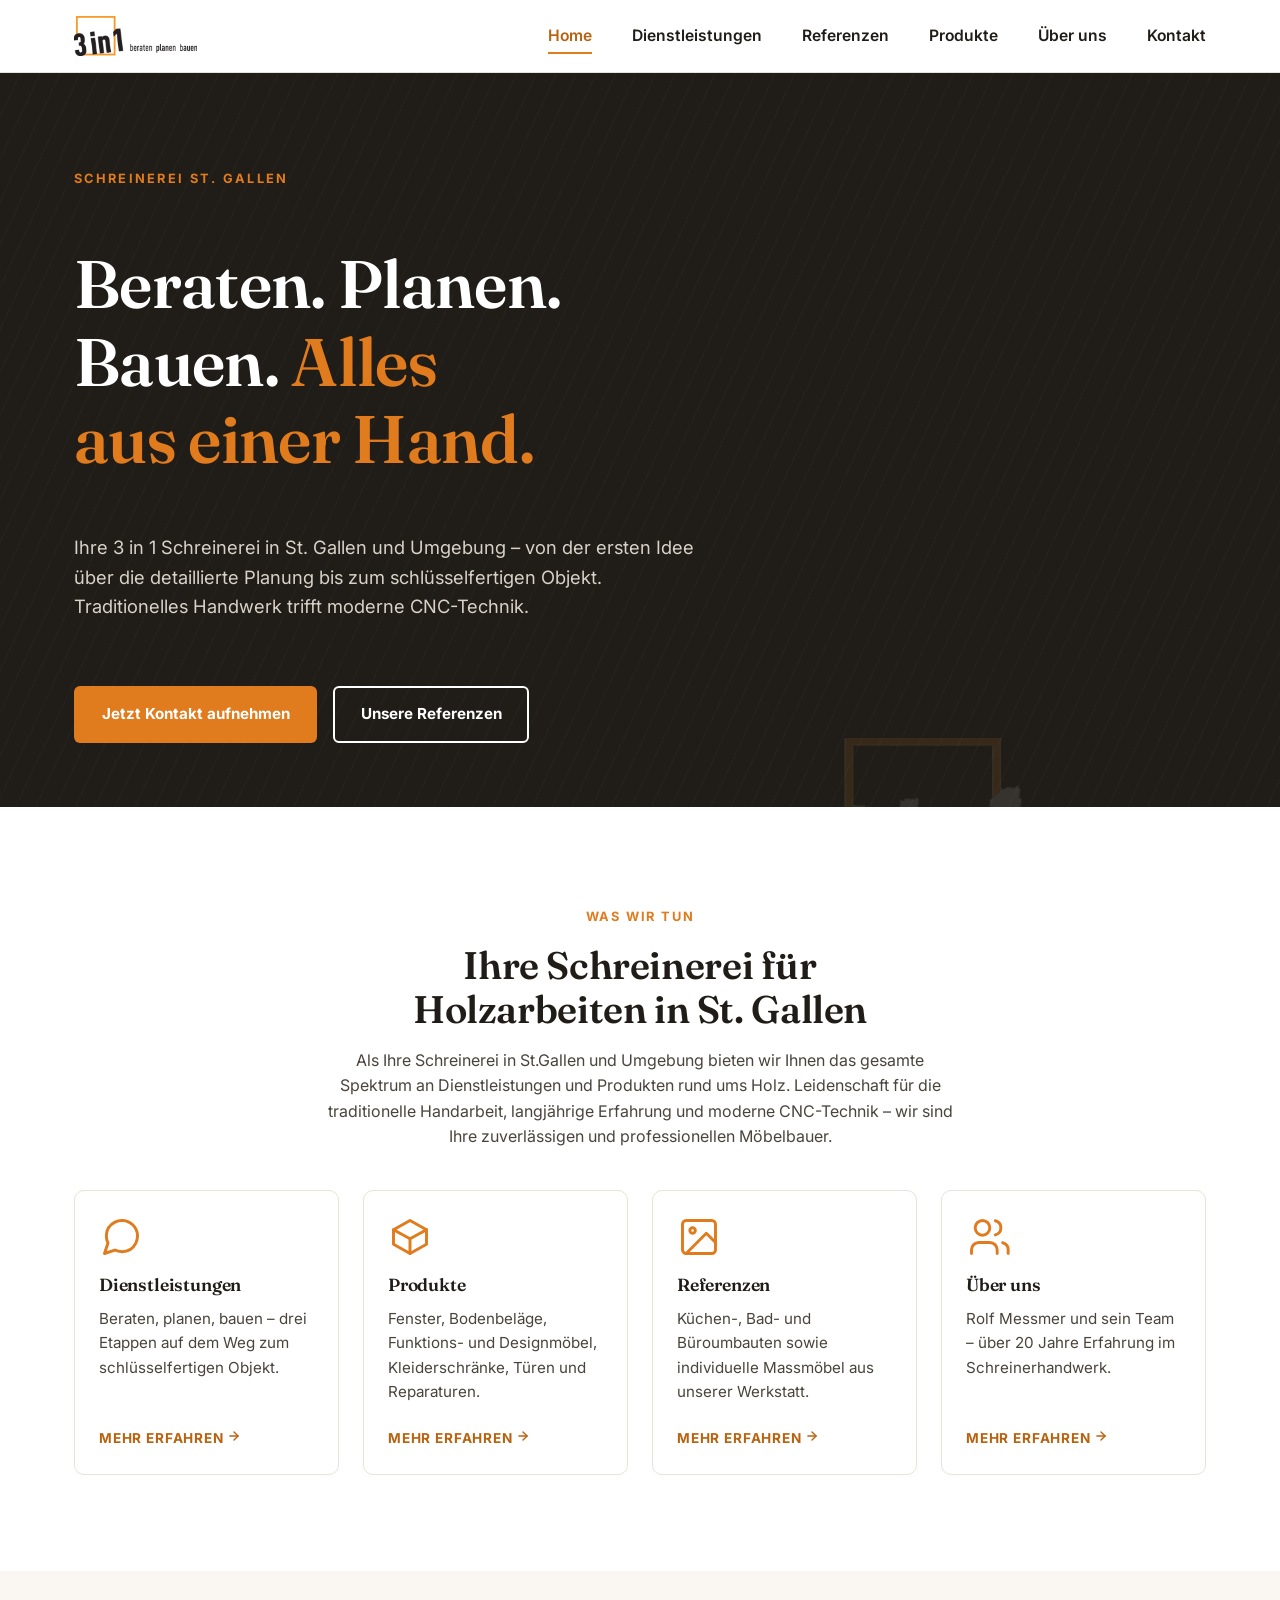
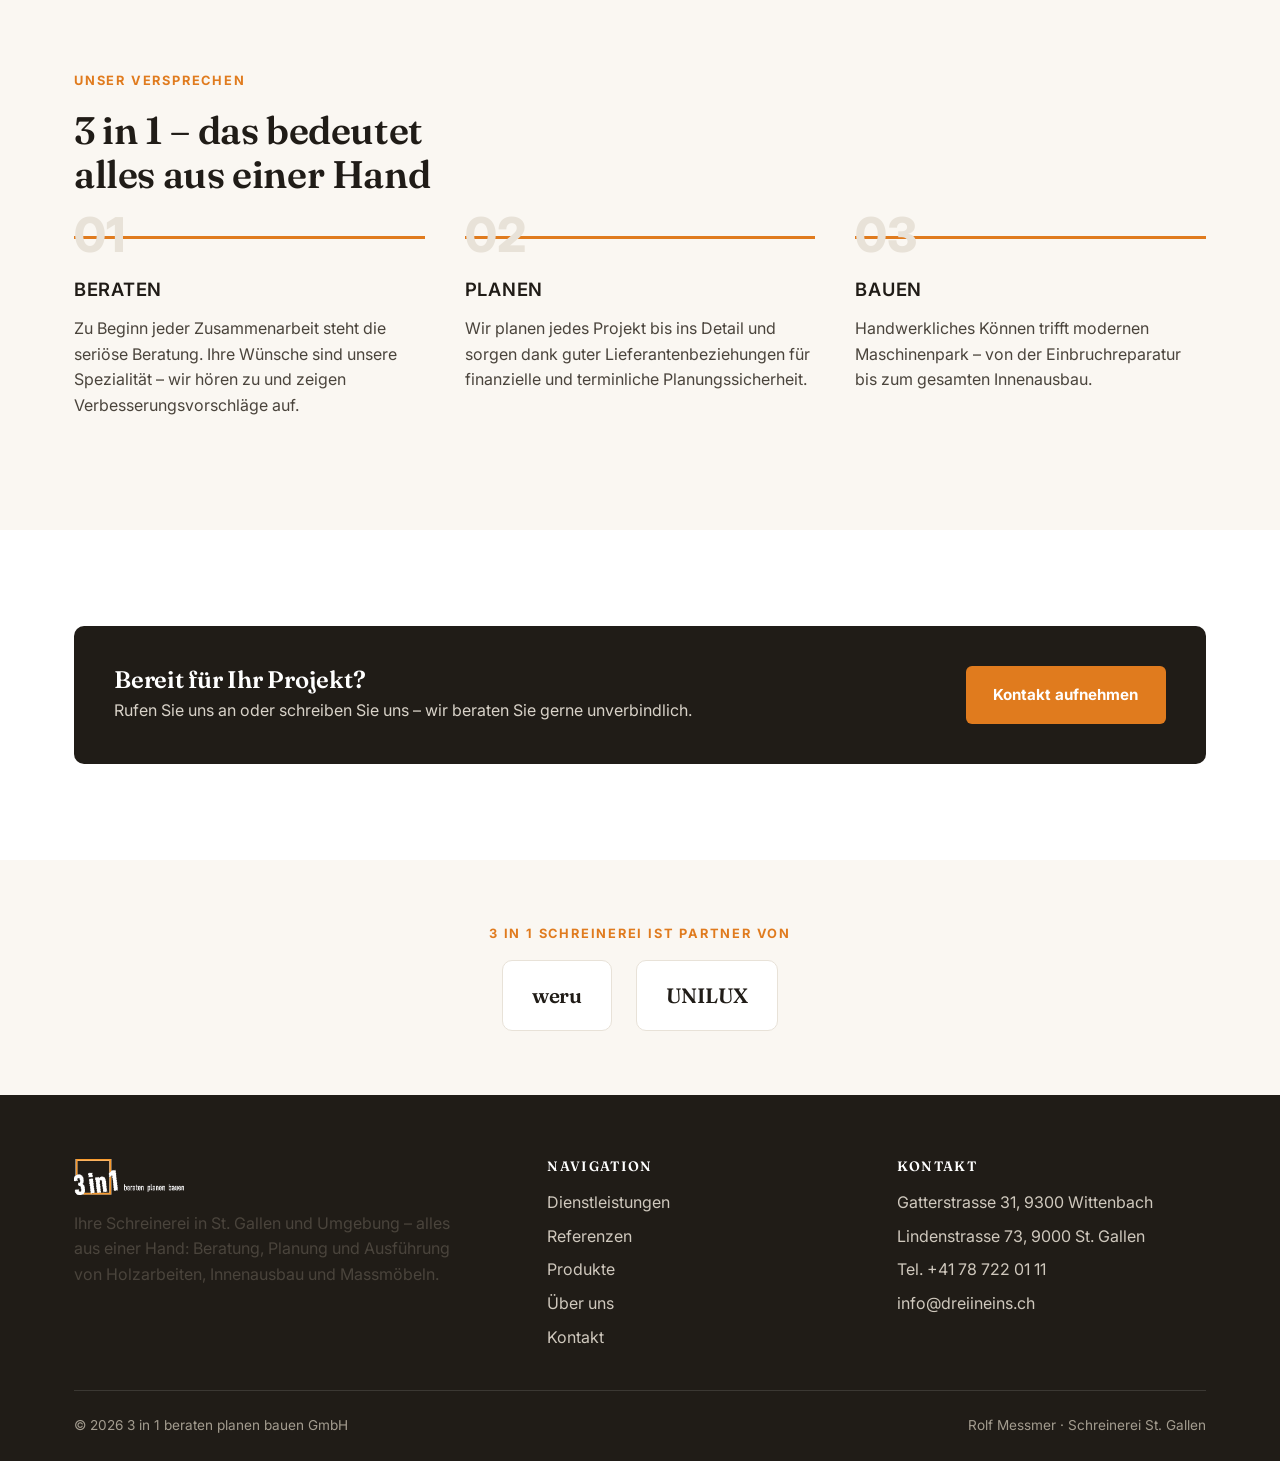
<file: index.html>
<!doctype html>
<html lang="de-CH">
<head>
<meta charset="UTF-8">
<meta name="viewport" content="width=device-width, initial-scale=1.0">
<title>3 in 1 Schreinerei St. Gallen - beraten, planen, bauen</title>
<meta name="description" content="3 in 1 Schreinerei St. Gallen: Beraten, planen, bauen – alles aus einer Hand. Massmöbel, Fenster, Türen und Innenausbau in St. Gallen und Umgebung.">
<link rel="canonical" href="https://www.dreiineins.ch/">
<meta name="robots" content="index, follow">

<meta property="og:type" content="website">
<meta property="og:site_name" content="3 in 1 beraten planen bauen GmbH">
<meta property="og:locale" content="de_CH">
<meta property="og:title" content="3 in 1 Schreinerei St. Gallen - beraten, planen, bauen">
<meta property="og:description" content="3 in 1 Schreinerei St. Gallen: Beraten, planen, bauen – alles aus einer Hand. Massmöbel, Fenster, Türen und Innenausbau in St. Gallen und Umgebung.">
<meta property="og:url" content="https://www.dreiineins.ch/">
<meta property="og:image" content="https://www.dreiineins.ch/assets/favicon.png">

<meta name="twitter:card" content="summary">
<meta name="twitter:title" content="3 in 1 Schreinerei St. Gallen - beraten, planen, bauen">
<meta name="twitter:description" content="3 in 1 Schreinerei St. Gallen: Beraten, planen, bauen – alles aus einer Hand. Massmöbel, Fenster, Türen und Innenausbau in St. Gallen und Umgebung.">

<link rel="icon" type="image/png" href="assets/favicon.png">
<link rel="preconnect" href="https://fonts.googleapis.com">
<link rel="preconnect" href="https://fonts.gstatic.com" crossorigin>
<link href="https://fonts.googleapis.com/css2?family=Inter:wght@400;500;600;700;800&family=Fraunces:opsz,wght@9..144,500;9..144,600;9..144,700&display=swap" rel="stylesheet">
<link rel="stylesheet" href="css/style.css">

<script type="application/ld+json">
{
  "@context": "https://schema.org",
  "@type": "HomeAndConstructionBusiness",
  "@id": "https://www.dreiineins.ch/#organization",
  "name": "3 in 1 beraten planen bauen GmbH",
  "alternateName": "3in1 Schreinerei St. Gallen",
  "description": "Schreinerei in St. Gallen und Umgebung: Beratung, Planung und Ausführung von Holzarbeiten, Innenausbau, Fenstern, Türen und Massmöbeln.",
  "url": "https://www.dreiineins.ch/",
  "telephone": "+41787220111",
  "faxNumber": "+41715350313",
  "email": "info@dreiineins.ch",
  "image": "https://www.dreiineins.ch/assets/favicon.png",
  "priceRange": "$$",
  "founder": {
    "@type": "Person",
    "name": "Rolf Messmer"
  },
  "address": [
    {
      "@type": "PostalAddress",
      "streetAddress": "Gatterstrasse 31",
      "postalCode": "9300",
      "addressLocality": "Wittenbach",
      "addressRegion": "SG",
      "addressCountry": "CH"
    }
  ],
  "location": [
    {
      "@type": "Place",
      "name": "Werkstatt St. Gallen",
      "address": {
        "@type": "PostalAddress",
        "streetAddress": "Lindenstrasse 73",
        "postalCode": "9000",
        "addressLocality": "St. Gallen",
        "addressRegion": "SG",
        "addressCountry": "CH"
      }
    }
  ],
  "areaServed": {
    "@type": "City",
    "name": "St. Gallen"
  },
  "makesOffer": [
    {"@type": "Offer", "itemOffered": {"@type": "Service", "name": "Beratung"}},
    {"@type": "Offer", "itemOffered": {"@type": "Service", "name": "Planung"}},
    {"@type": "Offer", "itemOffered": {"@type": "Service", "name": "Innenausbau und Bau"}},
    {"@type": "Offer", "itemOffered": {"@type": "Service", "name": "Fenster- und Türenbau"}},
    {"@type": "Offer", "itemOffered": {"@type": "Service", "name": "Massmöbel"}}
  ]
}
</script>
<script type="application/ld+json">
{
  "@context": "https://schema.org",
  "@type": "BreadcrumbList",
  "itemListElement": [
    {"@type": "ListItem", "position": 1, "name": "Home", "item": "https://www.dreiineins.ch/"}
  ]
}
</script>
</head>
<body>
<a class="skip-link" href="#main">Direkt zum Inhalt</a>

<header class="site-header">
  <div class="container site-header__inner">
    <a class="brand" href="index.html">
      <img class="brand__logo" src="assets/images/logo-dreiineins-header.png" alt="3 in 1 &ndash; beraten, planen, bauen" width="374" height="122">
    </a>

    <button class="nav-toggle" type="button" aria-expanded="false" aria-controls="main-nav" aria-label="Menü öffnen">
      <span class="nav-toggle__bar"></span>
      <span class="nav-toggle__bar"></span>
      <span class="nav-toggle__bar"></span>
    </button>

    <nav class="main-nav" id="main-nav" aria-label="Hauptnavigation">
      <ul class="main-nav__list">
          <li><a href="index.html" aria-current="page">Home</a></li>
          <li><a href="dienstleistungen.html">Dienstleistungen</a></li>
          <li><a href="referenzen.html">Referenzen</a></li>
          <li><a href="produkte.html">Produkte</a></li>
          <li><a href="ueber-uns.html">Über uns</a></li>
          <li><a href="kontakt.html">Kontakt</a></li>
      </ul>
    </nav>
  </div>
</header>

<main id="main">
<section class="hero">
  <div class="hero__pattern"></div>
  <img class="hero__watermark" src="assets/images/logo-dreiineins-footer.png" alt="" aria-hidden="true">
  <div class="container hero__inner">
    <p class="hero__eyebrow">Schreinerei St. Gallen</p>
    <h1 class="hero__title">Beraten. Planen. Bauen. <em>Alles aus einer Hand.</em></h1>
    <p class="hero__lead">Ihre 3 in 1 Schreinerei in St. Gallen und Umgebung &ndash; von der ersten Idee über die detaillierte Planung bis zum schlüsselfertigen Objekt. Traditionelles Handwerk trifft moderne CNC-Technik.</p>
    <div class="hero__actions">
      <a class="btn btn-primary" href="kontakt.html">Jetzt Kontakt aufnehmen</a>
      <a class="btn btn-outline btn-outline--light" href="referenzen.html">Unsere Referenzen</a>
    </div>
  </div>
</section>

<section class="section">
  <div class="container">
    <div class="section-head section-head--center">
      <p class="eyebrow">Was wir tun</p>
      <h2>Ihre Schreinerei für Holzarbeiten in St. Gallen</h2>
      <p>Als Ihre Schreinerei in St.Gallen und Umgebung bieten wir Ihnen das gesamte Spektrum an Dienstleistungen und Produkten rund ums Holz. Leidenschaft für die traditionelle Handarbeit, langjährige Erfahrung und moderne CNC-Technik &ndash; wir sind Ihre zuverlässigen und professionellen Möbelbauer.</p>
    </div>

    <div class="card-grid">
      <a class="card" href="dienstleistungen.html">
        <svg class="card__icon" viewBox="0 0 24 24" fill="none" stroke="currentColor" stroke-width="1.6" stroke-linecap="round" stroke-linejoin="round" aria-hidden="true"><path d="M21 11.5a8.38 8.38 0 0 1-.9 3.8 8.5 8.5 0 0 1-7.6 4.7 8.38 8.38 0 0 1-3.8-.9L3 21l1.9-5.7a8.38 8.38 0 0 1-.9-3.8 8.5 8.5 0 0 1 4.7-7.6 8.38 8.38 0 0 1 3.8-.9h.5a8.48 8.48 0 0 1 8 8v.5z"/></svg>
        <h3>Dienstleistungen</h3>
        <p>Beraten, planen, bauen &ndash; drei Etappen auf dem Weg zum schlüsselfertigen Objekt.</p>
        <span class="card__link">Mehr erfahren <svg viewBox="0 0 24 24" width="14" height="14" fill="none" stroke="currentColor" stroke-width="2.4" stroke-linecap="round" stroke-linejoin="round" aria-hidden="true"><line x1="5" y1="12" x2="19" y2="12"/><polyline points="12 5 19 12 12 19"/></svg></span>
      </a>
      <a class="card" href="produkte.html">
        <svg class="card__icon" viewBox="0 0 24 24" fill="none" stroke="currentColor" stroke-width="1.6" stroke-linecap="round" stroke-linejoin="round" aria-hidden="true"><path d="M21 8 12 3 3 8l9 5 9-5z"/><path d="M3 8v8l9 5 9-5V8"/><path d="M12 13v8"/></svg>
        <h3>Produkte</h3>
        <p>Fenster, Bodenbeläge, Funktions- und Designmöbel, Kleiderschränke, Türen und Reparaturen.</p>
        <span class="card__link">Mehr erfahren <svg viewBox="0 0 24 24" width="14" height="14" fill="none" stroke="currentColor" stroke-width="2.4" stroke-linecap="round" stroke-linejoin="round" aria-hidden="true"><line x1="5" y1="12" x2="19" y2="12"/><polyline points="12 5 19 12 12 19"/></svg></span>
      </a>
      <a class="card" href="referenzen.html">
        <svg class="card__icon" viewBox="0 0 24 24" fill="none" stroke="currentColor" stroke-width="1.6" stroke-linecap="round" stroke-linejoin="round" aria-hidden="true"><rect x="3" y="3" width="18" height="18" rx="2"/><circle cx="8.5" cy="8.5" r="1.5"/><path d="m21 15-5-5L5 21"/></svg>
        <h3>Referenzen</h3>
        <p>Küchen-, Bad- und Büroumbauten sowie individuelle Massmöbel aus unserer Werkstatt.</p>
        <span class="card__link">Mehr erfahren <svg viewBox="0 0 24 24" width="14" height="14" fill="none" stroke="currentColor" stroke-width="2.4" stroke-linecap="round" stroke-linejoin="round" aria-hidden="true"><line x1="5" y1="12" x2="19" y2="12"/><polyline points="12 5 19 12 12 19"/></svg></span>
      </a>
      <a class="card" href="ueber-uns.html">
        <svg class="card__icon" viewBox="0 0 24 24" fill="none" stroke="currentColor" stroke-width="1.6" stroke-linecap="round" stroke-linejoin="round" aria-hidden="true"><path d="M17 21v-2a4 4 0 0 0-4-4H7a4 4 0 0 0-4 4v2"/><circle cx="9" cy="7" r="4"/><path d="M23 21v-2a4 4 0 0 0-3-3.87"/><path d="M16 3.13a4 4 0 0 1 0 7.75"/></svg>
        <h3>Über uns</h3>
        <p>Rolf Messmer und sein Team &ndash; über 20 Jahre Erfahrung im Schreinerhandwerk.</p>
        <span class="card__link">Mehr erfahren <svg viewBox="0 0 24 24" width="14" height="14" fill="none" stroke="currentColor" stroke-width="2.4" stroke-linecap="round" stroke-linejoin="round" aria-hidden="true"><line x1="5" y1="12" x2="19" y2="12"/><polyline points="12 5 19 12 12 19"/></svg></span>
      </a>
    </div>
  </div>
</section>

<section class="section section--warm">
  <div class="container">
    <div class="section-head">
      <p class="eyebrow">Unser Versprechen</p>
      <h2>3 in 1 &ndash; das bedeutet alles aus einer Hand</h2>
    </div>
    <div class="steps">
      <div class="step">
        <span class="step__number">01</span>
        <h3>Beraten</h3>
        <p>Zu Beginn jeder Zusammenarbeit steht die seriöse Beratung. Ihre Wünsche sind unsere Spezialität &ndash; wir hören zu und zeigen Verbesserungsvorschläge auf.</p>
      </div>
      <div class="step">
        <span class="step__number">02</span>
        <h3>Planen</h3>
        <p>Wir planen jedes Projekt bis ins Detail und sorgen dank guter Lieferantenbeziehungen für finanzielle und terminliche Planungssicherheit.</p>
      </div>
      <div class="step">
        <span class="step__number">03</span>
        <h3>Bauen</h3>
        <p>Handwerkliches Können trifft modernen Maschinenpark &ndash; von der Einbruchreparatur bis zum gesamten Innenausbau.</p>
      </div>
    </div>
  </div>
</section>

<section class="section">
  <div class="container">
    <div class="cta-band">
      <div>
        <h2>Bereit für Ihr Projekt?</h2>
        <p>Rufen Sie uns an oder schreiben Sie uns &ndash; wir beraten Sie gerne unverbindlich.</p>
      </div>
      <a class="btn btn-primary" href="kontakt.html">Kontakt aufnehmen</a>
    </div>
  </div>
</section>

<section class="section section--tight section--warm">
  <div class="container">
    <p class="eyebrow" style="text-align:center;display:block;">3 in 1 Schreinerei ist Partner von</p>
    <div class="partners" style="justify-content:center;">
      <span class="partner-badge">weru</span>
      <span class="partner-badge">UNILUX</span>
    </div>
  </div>
</section>
</main>

<footer class="site-footer">
  <div class="container">
    <div class="footer-grid">
      <div>
        <a class="footer-brand" href="index.html">
          <img class="footer-brand__logo" src="assets/images/logo-dreiineins-footer.png" alt="3 in 1 &ndash; beraten, planen, bauen" width="374" height="122">
        </a>
        <p style="max-width:38ch;">Ihre Schreinerei in St. Gallen und Umgebung &ndash; alles aus einer Hand: Beratung, Planung und Ausführung von Holzarbeiten, Innenausbau und Massmöbeln.</p>
      </div>

      <div>
        <h4>Navigation</h4>
        <ul>
          <li><a href="dienstleistungen.html">Dienstleistungen</a></li>
          <li><a href="referenzen.html">Referenzen</a></li>
          <li><a href="produkte.html">Produkte</a></li>
          <li><a href="ueber-uns.html">Über uns</a></li>
          <li><a href="kontakt.html">Kontakt</a></li>
        </ul>
      </div>

      <div>
        <h4>Kontakt</h4>
        <ul>
          <li>Gatterstrasse 31, 9300 Wittenbach</li>
          <li>Lindenstrasse 73, 9000 St. Gallen</li>
          <li><a href="tel:+41787220111">Tel. +41 78 722 01 11</a></li>
          <li><a href="mailto:info@dreiineins.ch">info@dreiineins.ch</a></li>
        </ul>
      </div>
    </div>

    <div class="footer-bottom">
      <span>&copy; <span id="year"></span> 3 in 1 beraten planen bauen GmbH</span>
      <span>Rolf Messmer &middot; Schreinerei St. Gallen</span>
    </div>
  </div>
</footer>

<script src="js/main.js"></script>
<script>document.getElementById("year").textContent = new Date().getFullYear();</script>
</body>
</html>
</file>
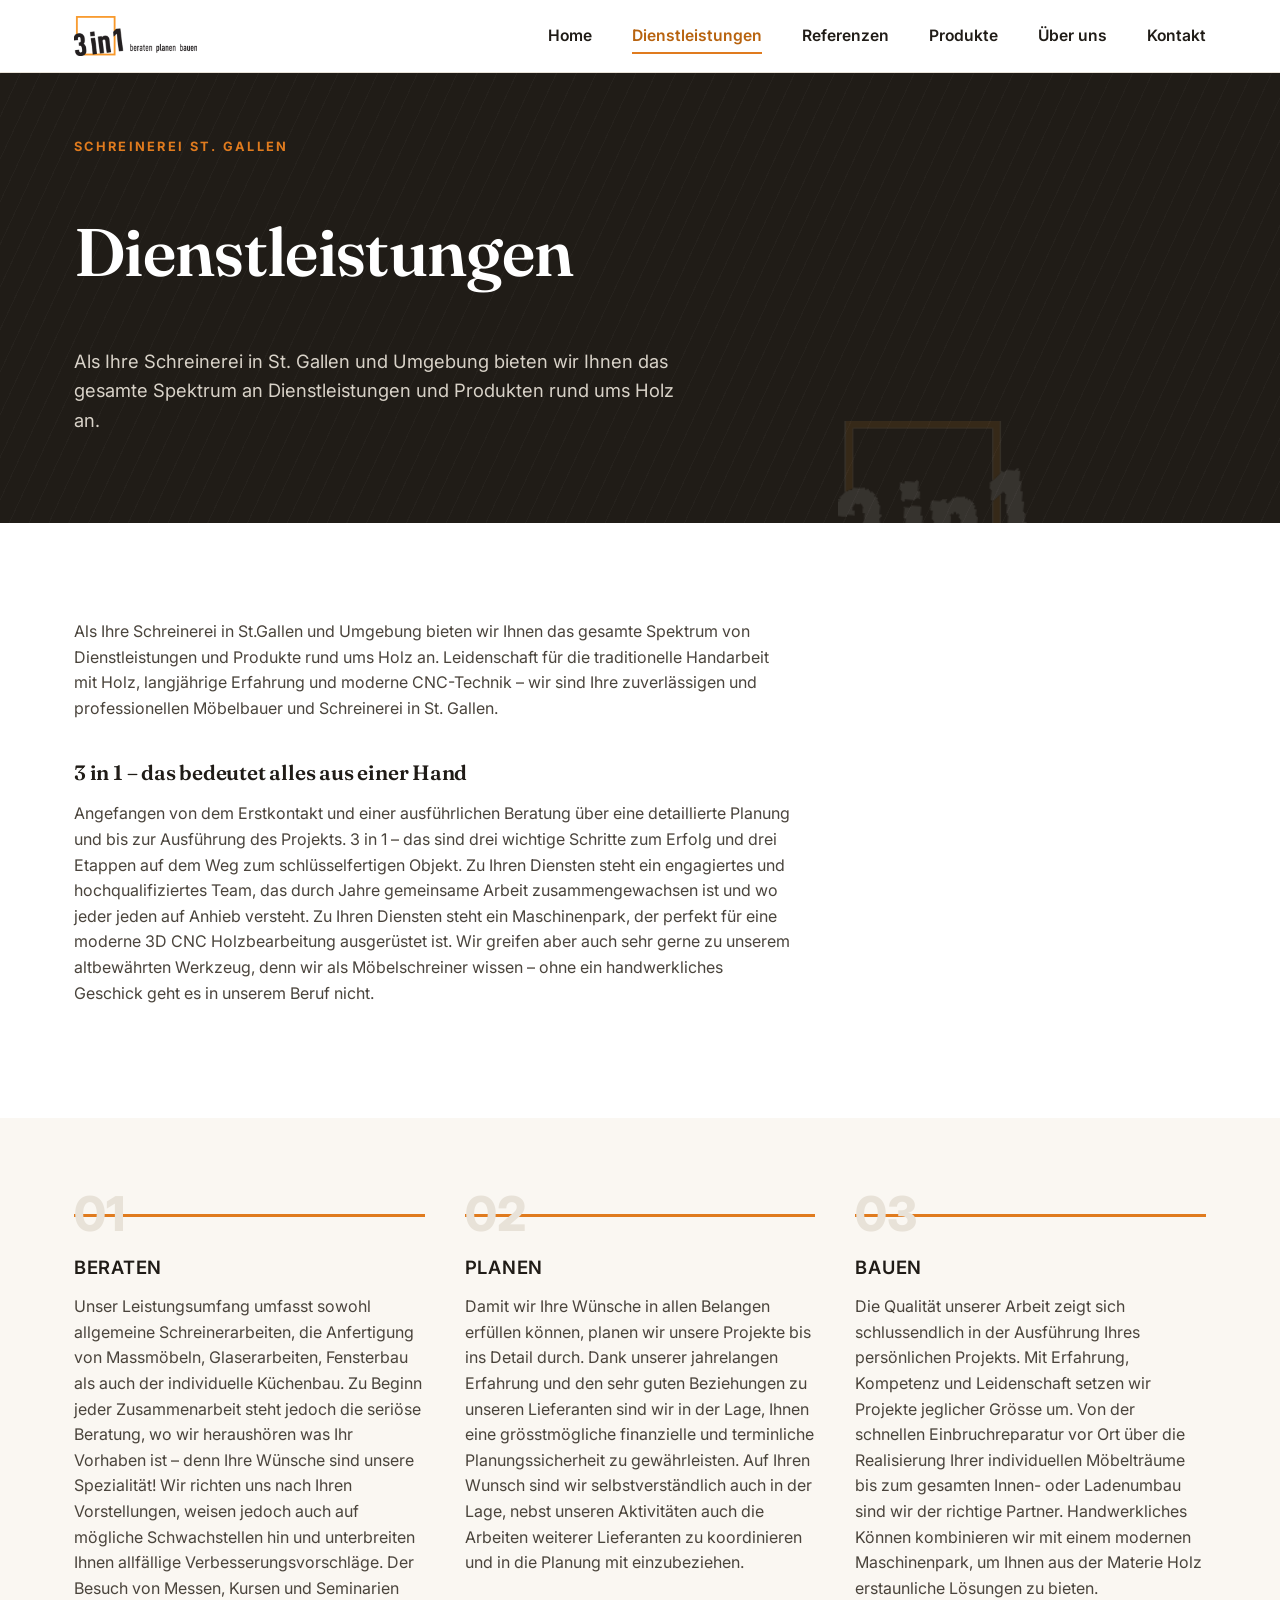
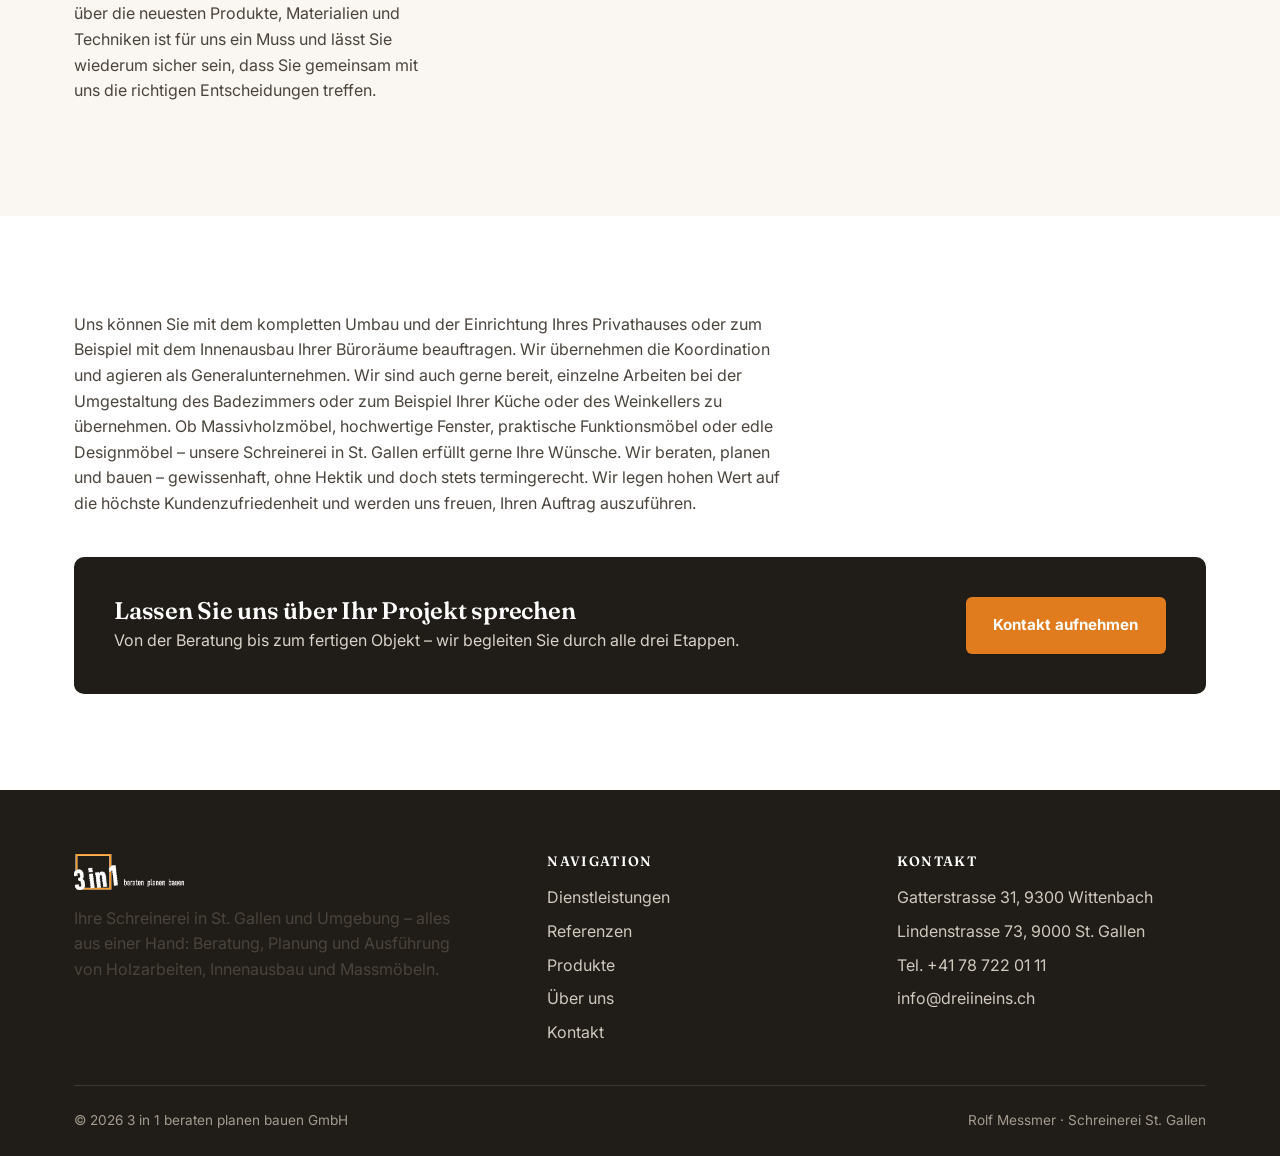
<file: dienstleistungen.html>
<!doctype html>
<html lang="de-CH">
<head>
<meta charset="UTF-8">
<meta name="viewport" content="width=device-width, initial-scale=1.0">
<title>Dienstleistungen - 3 in 1 Schreinerei St. Gallen</title>
<meta name="description" content="Beraten, planen, bauen: das Leistungsspektrum der 3 in 1 Schreinerei St. Gallen – von der Beratung bis zum schlüsselfertigen Objekt.">
<link rel="canonical" href="https://www.dreiineins.ch/dienstleistungen.html">
<meta name="robots" content="index, follow">

<meta property="og:type" content="website">
<meta property="og:site_name" content="3 in 1 beraten planen bauen GmbH">
<meta property="og:locale" content="de_CH">
<meta property="og:title" content="Dienstleistungen - 3 in 1 Schreinerei St. Gallen">
<meta property="og:description" content="Beraten, planen, bauen: das Leistungsspektrum der 3 in 1 Schreinerei St. Gallen – von der Beratung bis zum schlüsselfertigen Objekt.">
<meta property="og:url" content="https://www.dreiineins.ch/dienstleistungen.html">
<meta property="og:image" content="https://www.dreiineins.ch/assets/favicon.png">

<meta name="twitter:card" content="summary">
<meta name="twitter:title" content="Dienstleistungen - 3 in 1 Schreinerei St. Gallen">
<meta name="twitter:description" content="Beraten, planen, bauen: das Leistungsspektrum der 3 in 1 Schreinerei St. Gallen – von der Beratung bis zum schlüsselfertigen Objekt.">

<link rel="icon" type="image/png" href="assets/favicon.png">
<link rel="preconnect" href="https://fonts.googleapis.com">
<link rel="preconnect" href="https://fonts.gstatic.com" crossorigin>
<link href="https://fonts.googleapis.com/css2?family=Inter:wght@400;500;600;700;800&family=Fraunces:opsz,wght@9..144,500;9..144,600;9..144,700&display=swap" rel="stylesheet">
<link rel="stylesheet" href="css/style.css">

<script type="application/ld+json">
{
  "@context": "https://schema.org",
  "@type": "HomeAndConstructionBusiness",
  "@id": "https://www.dreiineins.ch/#organization",
  "name": "3 in 1 beraten planen bauen GmbH",
  "alternateName": "3in1 Schreinerei St. Gallen",
  "description": "Schreinerei in St. Gallen und Umgebung: Beratung, Planung und Ausführung von Holzarbeiten, Innenausbau, Fenstern, Türen und Massmöbeln.",
  "url": "https://www.dreiineins.ch/",
  "telephone": "+41787220111",
  "faxNumber": "+41715350313",
  "email": "info@dreiineins.ch",
  "image": "https://www.dreiineins.ch/assets/favicon.png",
  "priceRange": "$$",
  "founder": {
    "@type": "Person",
    "name": "Rolf Messmer"
  },
  "address": [
    {
      "@type": "PostalAddress",
      "streetAddress": "Gatterstrasse 31",
      "postalCode": "9300",
      "addressLocality": "Wittenbach",
      "addressRegion": "SG",
      "addressCountry": "CH"
    }
  ],
  "location": [
    {
      "@type": "Place",
      "name": "Werkstatt St. Gallen",
      "address": {
        "@type": "PostalAddress",
        "streetAddress": "Lindenstrasse 73",
        "postalCode": "9000",
        "addressLocality": "St. Gallen",
        "addressRegion": "SG",
        "addressCountry": "CH"
      }
    }
  ],
  "areaServed": {
    "@type": "City",
    "name": "St. Gallen"
  },
  "makesOffer": [
    {"@type": "Offer", "itemOffered": {"@type": "Service", "name": "Beratung"}},
    {"@type": "Offer", "itemOffered": {"@type": "Service", "name": "Planung"}},
    {"@type": "Offer", "itemOffered": {"@type": "Service", "name": "Innenausbau und Bau"}},
    {"@type": "Offer", "itemOffered": {"@type": "Service", "name": "Fenster- und Türenbau"}},
    {"@type": "Offer", "itemOffered": {"@type": "Service", "name": "Massmöbel"}}
  ]
}
</script>
<script type="application/ld+json">
{
  "@context": "https://schema.org",
  "@type": "BreadcrumbList",
  "itemListElement": [
    {"@type": "ListItem", "position": 1, "name": "Home", "item": "https://www.dreiineins.ch/"},
    {"@type": "ListItem", "position": 2, "name": "Dienstleistungen", "item": "https://www.dreiineins.ch/dienstleistungen.html"}
  ]
}
</script>
</head>
<body>
<a class="skip-link" href="#main">Direkt zum Inhalt</a>

<header class="site-header">
  <div class="container site-header__inner">
    <a class="brand" href="index.html">
      <img class="brand__logo" src="assets/images/logo-dreiineins-header.png" alt="3 in 1 &ndash; beraten, planen, bauen" width="374" height="122">
    </a>

    <button class="nav-toggle" type="button" aria-expanded="false" aria-controls="main-nav" aria-label="Menü öffnen">
      <span class="nav-toggle__bar"></span>
      <span class="nav-toggle__bar"></span>
      <span class="nav-toggle__bar"></span>
    </button>

    <nav class="main-nav" id="main-nav" aria-label="Hauptnavigation">
      <ul class="main-nav__list">
          <li><a href="index.html">Home</a></li>
          <li><a href="dienstleistungen.html" aria-current="page">Dienstleistungen</a></li>
          <li><a href="referenzen.html">Referenzen</a></li>
          <li><a href="produkte.html">Produkte</a></li>
          <li><a href="ueber-uns.html">Über uns</a></li>
          <li><a href="kontakt.html">Kontakt</a></li>
      </ul>
    </nav>
  </div>
</header>

<main id="main">
<section class="hero hero--page">
  <div class="hero__pattern"></div>
  <img class="hero__watermark" src="assets/images/logo-dreiineins-footer.png" alt="" aria-hidden="true">
  <div class="container hero__inner">
    <p class="hero__eyebrow">Schreinerei St. Gallen</p>
    <h1 class="hero__title">Dienstleistungen</h1>
    <p class="hero__lead">Als Ihre Schreinerei in St. Gallen und Umgebung bieten wir Ihnen das gesamte Spektrum an Dienstleistungen und Produkten rund ums Holz an.</p>
  </div>
</section>

<section class="section">
  <div class="container">
    <div class="prose">
      <p>Als Ihre Schreinerei in St.Gallen und Umgebung bieten wir Ihnen das gesamte Spektrum von Dienstleistungen und Produkte rund ums Holz an. Leidenschaft für die traditionelle Handarbeit mit Holz, langjährige Erfahrung und moderne CNC-Technik &ndash; wir sind Ihre zuverlässigen und professionellen Möbelbauer und Schreinerei in St. Gallen.</p>

      <h3>3 in 1 &ndash; das bedeutet alles aus einer Hand</h3>
      <p>Angefangen von dem Erstkontakt und einer ausführlichen Beratung über eine detaillierte Planung und bis zur Ausführung des Projekts. 3 in 1 &ndash; das sind drei wichtige Schritte zum Erfolg und drei Etappen auf dem Weg zum schlüsselfertigen Objekt. Zu Ihren Diensten steht ein engagiertes und hochqualifiziertes Team, das durch Jahre gemeinsame Arbeit zusammengewachsen ist und wo jeder jeden auf Anhieb versteht. Zu Ihren Diensten steht ein Maschinenpark, der perfekt für eine moderne 3D CNC Holzbearbeitung ausgerüstet ist. Wir greifen aber auch sehr gerne zu unserem altbewährten Werkzeug, denn wir als Möbelschreiner wissen &ndash; ohne ein handwerkliches Geschick geht es in unserem Beruf nicht.</p>
    </div>
  </div>
</section>

<section class="section section--warm">
  <div class="container">
    <div class="steps">
      <div class="step">
        <span class="step__number">01</span>
        <h3>Beraten</h3>
        <p>Unser Leistungsumfang umfasst sowohl allgemeine Schreinerarbeiten, die Anfertigung von Massmöbeln, Glaserarbeiten, Fensterbau als auch der individuelle Küchenbau. Zu Beginn jeder Zusammenarbeit steht jedoch die seriöse Beratung, wo wir heraushören was Ihr Vorhaben ist &ndash; denn Ihre Wünsche sind unsere Spezialität! Wir richten uns nach Ihren Vorstellungen, weisen jedoch auch auf mögliche Schwachstellen hin und unterbreiten Ihnen allfällige Verbesserungsvorschläge. Der Besuch von Messen, Kursen und Seminarien über die neuesten Produkte, Materialien und Techniken ist für uns ein Muss und lässt Sie wiederum sicher sein, dass Sie gemeinsam mit uns die richtigen Entscheidungen treffen.</p>
      </div>
      <div class="step">
        <span class="step__number">02</span>
        <h3>Planen</h3>
        <p>Damit wir Ihre Wünsche in allen Belangen erfüllen können, planen wir unsere Projekte bis ins Detail durch. Dank unserer jahrelangen Erfahrung und den sehr guten Beziehungen zu unseren Lieferanten sind wir in der Lage, Ihnen eine grösstmögliche finanzielle und terminliche Planungssicherheit zu gewährleisten. Auf Ihren Wunsch sind wir selbstverständlich auch in der Lage, nebst unseren Aktivitäten auch die Arbeiten weiterer Lieferanten zu koordinieren und in die Planung mit einzubeziehen.</p>
      </div>
      <div class="step">
        <span class="step__number">03</span>
        <h3>Bauen</h3>
        <p>Die Qualität unserer Arbeit zeigt sich schlussendlich in der Ausführung Ihres persönlichen Projekts. Mit Erfahrung, Kompetenz und Leidenschaft setzen wir Projekte jeglicher Grösse um. Von der schnellen Einbruchreparatur vor Ort über die Realisierung Ihrer individuellen Möbelträume bis zum gesamten Innen- oder Ladenumbau sind wir der richtige Partner. Handwerkliches Können kombinieren wir mit einem modernen Maschinenpark, um Ihnen aus der Materie Holz erstaunliche Lösungen zu bieten.</p>
      </div>
    </div>
  </div>
</section>

<section class="section">
  <div class="container">
    <div class="prose">
      <p>Uns können Sie mit dem kompletten Umbau und der Einrichtung Ihres Privathauses oder zum Beispiel mit dem Innenausbau Ihrer Büroräume beauftragen. Wir übernehmen die Koordination und agieren als Generalunternehmen. Wir sind auch gerne bereit, einzelne Arbeiten bei der Umgestaltung des Badezimmers oder zum Beispiel Ihrer Küche oder des Weinkellers zu übernehmen. Ob Massivholzmöbel, hochwertige Fenster, praktische Funktionsmöbel oder edle Designmöbel &ndash; unsere Schreinerei in St. Gallen erfüllt gerne Ihre Wünsche. Wir beraten, planen und bauen &ndash; gewissenhaft, ohne Hektik und doch stets termingerecht. Wir legen hohen Wert auf die höchste Kundenzufriedenheit und werden uns freuen, Ihren Auftrag auszuführen.</p>
    </div>
    <div class="cta-band" style="margin-top:var(--space-4);">
      <div>
        <h2>Lassen Sie uns über Ihr Projekt sprechen</h2>
        <p>Von der Beratung bis zum fertigen Objekt &ndash; wir begleiten Sie durch alle drei Etappen.</p>
      </div>
      <a class="btn btn-primary" href="kontakt.html">Kontakt aufnehmen</a>
    </div>
  </div>
</section>
</main>

<footer class="site-footer">
  <div class="container">
    <div class="footer-grid">
      <div>
        <a class="footer-brand" href="index.html">
          <img class="footer-brand__logo" src="assets/images/logo-dreiineins-footer.png" alt="3 in 1 &ndash; beraten, planen, bauen" width="374" height="122">
        </a>
        <p style="max-width:38ch;">Ihre Schreinerei in St. Gallen und Umgebung &ndash; alles aus einer Hand: Beratung, Planung und Ausführung von Holzarbeiten, Innenausbau und Massmöbeln.</p>
      </div>

      <div>
        <h4>Navigation</h4>
        <ul>
          <li><a href="dienstleistungen.html">Dienstleistungen</a></li>
          <li><a href="referenzen.html">Referenzen</a></li>
          <li><a href="produkte.html">Produkte</a></li>
          <li><a href="ueber-uns.html">Über uns</a></li>
          <li><a href="kontakt.html">Kontakt</a></li>
        </ul>
      </div>

      <div>
        <h4>Kontakt</h4>
        <ul>
          <li>Gatterstrasse 31, 9300 Wittenbach</li>
          <li>Lindenstrasse 73, 9000 St. Gallen</li>
          <li><a href="tel:+41787220111">Tel. +41 78 722 01 11</a></li>
          <li><a href="mailto:info@dreiineins.ch">info@dreiineins.ch</a></li>
        </ul>
      </div>
    </div>

    <div class="footer-bottom">
      <span>&copy; <span id="year"></span> 3 in 1 beraten planen bauen GmbH</span>
      <span>Rolf Messmer &middot; Schreinerei St. Gallen</span>
    </div>
  </div>
</footer>

<script src="js/main.js"></script>
<script>document.getElementById("year").textContent = new Date().getFullYear();</script>
</body>
</html>
</file>
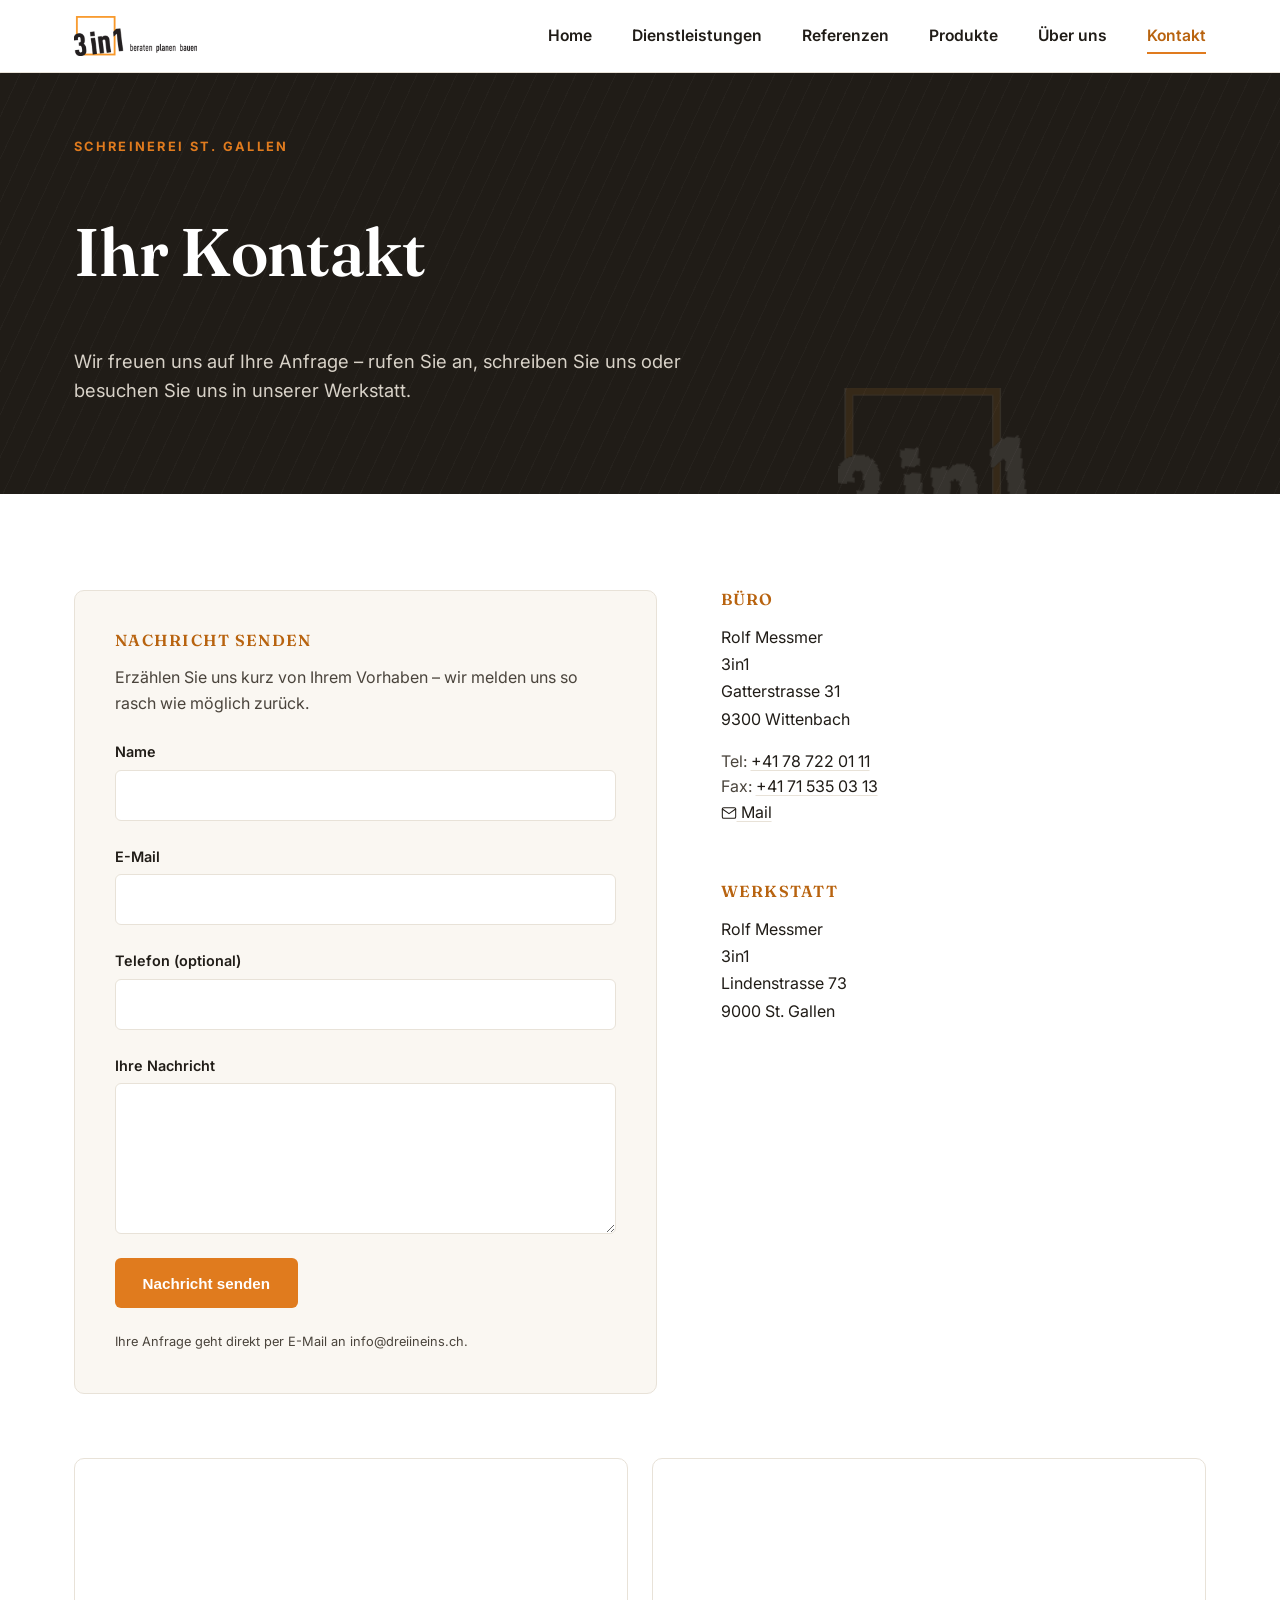
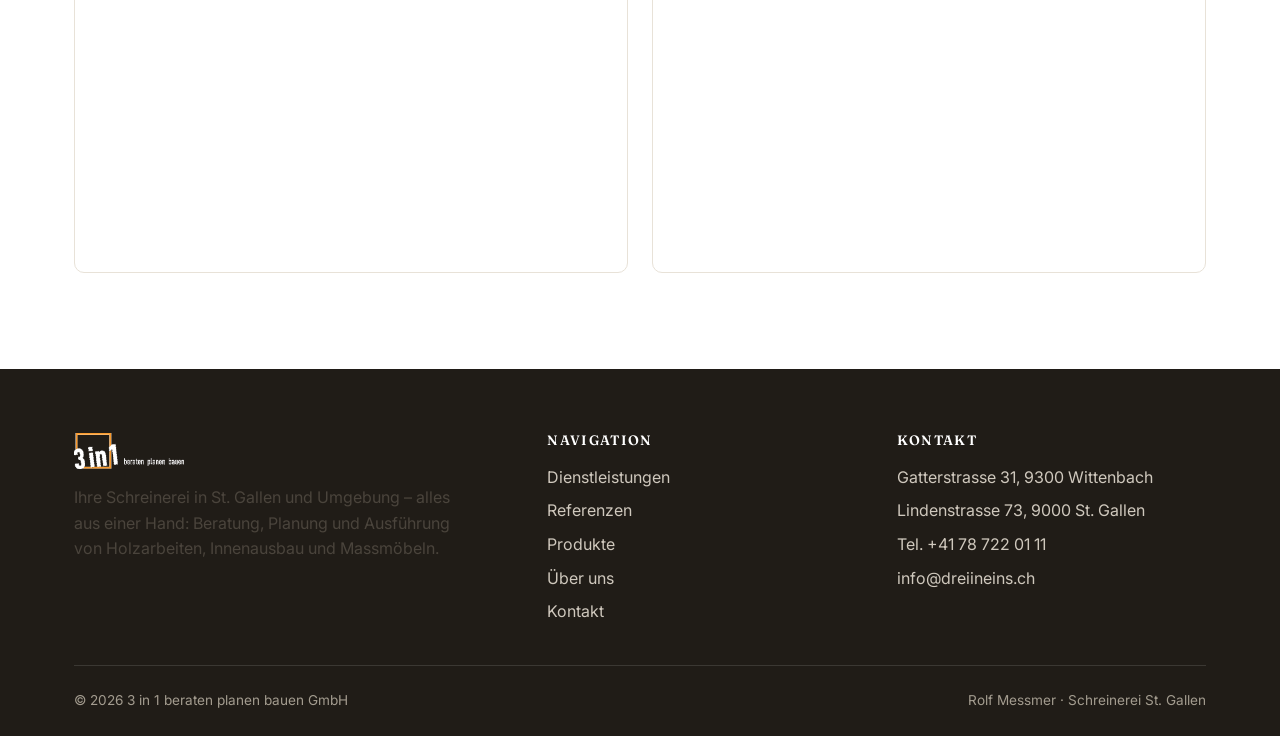
<file: kontakt.html>
<!doctype html>
<html lang="de-CH">
<head>
<meta charset="UTF-8">
<meta name="viewport" content="width=device-width, initial-scale=1.0">
<title>Kontakt - 3 in 1 Schreinerei St. Gallen</title>
<meta name="description" content="Kontaktieren Sie die 3 in 1 Schreinerei St. Gallen: Büro Wittenbach, Werkstatt St. Gallen, Telefon +41 78 722 01 11.">
<link rel="canonical" href="https://www.dreiineins.ch/kontakt.html">
<meta name="robots" content="index, follow">

<meta property="og:type" content="website">
<meta property="og:site_name" content="3 in 1 beraten planen bauen GmbH">
<meta property="og:locale" content="de_CH">
<meta property="og:title" content="Kontakt - 3 in 1 Schreinerei St. Gallen">
<meta property="og:description" content="Kontaktieren Sie die 3 in 1 Schreinerei St. Gallen: Büro Wittenbach, Werkstatt St. Gallen, Telefon +41 78 722 01 11.">
<meta property="og:url" content="https://www.dreiineins.ch/kontakt.html">
<meta property="og:image" content="https://www.dreiineins.ch/assets/favicon.png">

<meta name="twitter:card" content="summary">
<meta name="twitter:title" content="Kontakt - 3 in 1 Schreinerei St. Gallen">
<meta name="twitter:description" content="Kontaktieren Sie die 3 in 1 Schreinerei St. Gallen: Büro Wittenbach, Werkstatt St. Gallen, Telefon +41 78 722 01 11.">

<link rel="icon" type="image/png" href="assets/favicon.png">
<link rel="preconnect" href="https://fonts.googleapis.com">
<link rel="preconnect" href="https://fonts.gstatic.com" crossorigin>
<link href="https://fonts.googleapis.com/css2?family=Inter:wght@400;500;600;700;800&family=Fraunces:opsz,wght@9..144,500;9..144,600;9..144,700&display=swap" rel="stylesheet">
<link rel="stylesheet" href="css/style.css">

<script type="application/ld+json">
{
  "@context": "https://schema.org",
  "@type": "HomeAndConstructionBusiness",
  "@id": "https://www.dreiineins.ch/#organization",
  "name": "3 in 1 beraten planen bauen GmbH",
  "alternateName": "3in1 Schreinerei St. Gallen",
  "description": "Schreinerei in St. Gallen und Umgebung: Beratung, Planung und Ausführung von Holzarbeiten, Innenausbau, Fenstern, Türen und Massmöbeln.",
  "url": "https://www.dreiineins.ch/",
  "telephone": "+41787220111",
  "faxNumber": "+41715350313",
  "email": "info@dreiineins.ch",
  "image": "https://www.dreiineins.ch/assets/favicon.png",
  "priceRange": "$$",
  "founder": {
    "@type": "Person",
    "name": "Rolf Messmer"
  },
  "address": [
    {
      "@type": "PostalAddress",
      "streetAddress": "Gatterstrasse 31",
      "postalCode": "9300",
      "addressLocality": "Wittenbach",
      "addressRegion": "SG",
      "addressCountry": "CH"
    }
  ],
  "location": [
    {
      "@type": "Place",
      "name": "Werkstatt St. Gallen",
      "address": {
        "@type": "PostalAddress",
        "streetAddress": "Lindenstrasse 73",
        "postalCode": "9000",
        "addressLocality": "St. Gallen",
        "addressRegion": "SG",
        "addressCountry": "CH"
      }
    }
  ],
  "areaServed": {
    "@type": "City",
    "name": "St. Gallen"
  },
  "makesOffer": [
    {"@type": "Offer", "itemOffered": {"@type": "Service", "name": "Beratung"}},
    {"@type": "Offer", "itemOffered": {"@type": "Service", "name": "Planung"}},
    {"@type": "Offer", "itemOffered": {"@type": "Service", "name": "Innenausbau und Bau"}},
    {"@type": "Offer", "itemOffered": {"@type": "Service", "name": "Fenster- und Türenbau"}},
    {"@type": "Offer", "itemOffered": {"@type": "Service", "name": "Massmöbel"}}
  ]
}
</script>
<script type="application/ld+json">
{
  "@context": "https://schema.org",
  "@type": "BreadcrumbList",
  "itemListElement": [
    {"@type": "ListItem", "position": 1, "name": "Home", "item": "https://www.dreiineins.ch/"},
    {"@type": "ListItem", "position": 2, "name": "Kontakt", "item": "https://www.dreiineins.ch/kontakt.html"}
  ]
}
</script>
</head>
<body>
<a class="skip-link" href="#main">Direkt zum Inhalt</a>

<header class="site-header">
  <div class="container site-header__inner">
    <a class="brand" href="index.html">
      <img class="brand__logo" src="assets/images/logo-dreiineins-header.png" alt="3 in 1 &ndash; beraten, planen, bauen" width="374" height="122">
    </a>

    <button class="nav-toggle" type="button" aria-expanded="false" aria-controls="main-nav" aria-label="Menü öffnen">
      <span class="nav-toggle__bar"></span>
      <span class="nav-toggle__bar"></span>
      <span class="nav-toggle__bar"></span>
    </button>

    <nav class="main-nav" id="main-nav" aria-label="Hauptnavigation">
      <ul class="main-nav__list">
          <li><a href="index.html">Home</a></li>
          <li><a href="dienstleistungen.html">Dienstleistungen</a></li>
          <li><a href="referenzen.html">Referenzen</a></li>
          <li><a href="produkte.html">Produkte</a></li>
          <li><a href="ueber-uns.html">Über uns</a></li>
          <li><a href="kontakt.html" aria-current="page">Kontakt</a></li>
      </ul>
    </nav>
  </div>
</header>

<main id="main">
<section class="hero hero--page">
  <div class="hero__pattern"></div>
  <img class="hero__watermark" src="assets/images/logo-dreiineins-footer.png" alt="" aria-hidden="true">
  <div class="container hero__inner">
    <p class="hero__eyebrow">Schreinerei St. Gallen</p>
    <h1 class="hero__title">Ihr Kontakt</h1>
    <p class="hero__lead">Wir freuen uns auf Ihre Anfrage &ndash; rufen Sie an, schreiben Sie uns oder besuchen Sie uns in unserer Werkstatt.</p>
  </div>
</section>

<section class="section">
  <div class="container">
    <div class="contact-grid">
      <div class="contact-card contact-card--form">
        <h3>Nachricht senden</h3>
        <p>Erzählen Sie uns kurz von Ihrem Vorhaben &ndash; wir melden uns so rasch wie möglich zurück.</p>
        <form class="contact-form" action="https://formsubmit.co/info@dreiineins.ch" method="POST">
          <input type="hidden" name="_subject" value="Neue Anfrage über dreiineins.ch">
          <input type="hidden" name="_template" value="table">
          <input type="hidden" name="_captcha" value="false">
          <input class="form-honeypot" type="text" name="_honey" tabindex="-1" autocomplete="off" aria-hidden="true">

          <div class="form-row">
            <label for="cf-name">Name</label>
            <input type="text" id="cf-name" name="Name" autocomplete="name" required>
          </div>

          <div class="form-row">
            <label for="cf-email">E-Mail</label>
            <input type="email" id="cf-email" name="E-Mail" autocomplete="email" required>
          </div>

          <div class="form-row">
            <label for="cf-phone">Telefon (optional)</label>
            <input type="tel" id="cf-phone" name="Telefon" autocomplete="tel">
          </div>

          <div class="form-row">
            <label for="cf-message">Ihre Nachricht</label>
            <textarea id="cf-message" name="Nachricht" rows="5" required></textarea>
          </div>

          <button class="btn btn-primary" type="submit">Nachricht senden</button>
          <p class="form-note">Ihre Anfrage geht direkt per E-Mail an info@dreiineins.ch.</p>
        </form>
      </div>

      <div class="contact-addresses">
        <div class="contact-card">
          <h3>Büro</h3>
          <address>
            Rolf Messmer<br>
            3in1<br>
            Gatterstrasse 31<br>
            9300 Wittenbach
          </address>
          <p>
            Tel: <a href="tel:+41787220111">+41 78 722 01 11</a><br>
            Fax: <a href="tel:+41715350313">+41 71 535 03 13</a><br>
            <a href="mailto:info@dreiineins.ch"><svg style="width:16px;height:16px;vertical-align:-3px;" viewBox="0 0 24 24" fill="none" stroke="currentColor" stroke-width="1.6" stroke-linecap="round" stroke-linejoin="round" aria-hidden="true"><rect x="2" y="4" width="20" height="16" rx="2"/><path d="m22 6-10 7L2 6"/></svg> Mail</a>
          </p>
        </div>

        <div class="contact-card">
          <h3>Werkstatt</h3>
          <address>
            Rolf Messmer<br>
            3in1<br>
            Lindenstrasse 73<br>
            9000 St. Gallen
          </address>
        </div>
      </div>
    </div>

    <div class="map-grid">
      <div class="map-frame">
        <iframe src="https://www.google.com/maps?q=Gatterstrasse+31,+9300+Wittenbach&output=embed" title="Karte: 3in1 beraten planen bauen GmbH, Gatterstrasse 31, Wittenbach" loading="lazy" referrerpolicy="no-referrer-when-downgrade"></iframe>
      </div>
      <div class="map-frame">
        <iframe src="https://www.google.com/maps?q=Lindenstrasse+73,+9000+St.Gallen&output=embed" title="Karte: 3in1 Werkstatt, Lindenstrasse 73, St. Gallen" loading="lazy" referrerpolicy="no-referrer-when-downgrade"></iframe>
      </div>
    </div>
  </div>
</section>
</main>

<footer class="site-footer">
  <div class="container">
    <div class="footer-grid">
      <div>
        <a class="footer-brand" href="index.html">
          <img class="footer-brand__logo" src="assets/images/logo-dreiineins-footer.png" alt="3 in 1 &ndash; beraten, planen, bauen" width="374" height="122">
        </a>
        <p style="max-width:38ch;">Ihre Schreinerei in St. Gallen und Umgebung &ndash; alles aus einer Hand: Beratung, Planung und Ausführung von Holzarbeiten, Innenausbau und Massmöbeln.</p>
      </div>

      <div>
        <h4>Navigation</h4>
        <ul>
          <li><a href="dienstleistungen.html">Dienstleistungen</a></li>
          <li><a href="referenzen.html">Referenzen</a></li>
          <li><a href="produkte.html">Produkte</a></li>
          <li><a href="ueber-uns.html">Über uns</a></li>
          <li><a href="kontakt.html">Kontakt</a></li>
        </ul>
      </div>

      <div>
        <h4>Kontakt</h4>
        <ul>
          <li>Gatterstrasse 31, 9300 Wittenbach</li>
          <li>Lindenstrasse 73, 9000 St. Gallen</li>
          <li><a href="tel:+41787220111">Tel. +41 78 722 01 11</a></li>
          <li><a href="mailto:info@dreiineins.ch">info@dreiineins.ch</a></li>
        </ul>
      </div>
    </div>

    <div class="footer-bottom">
      <span>&copy; <span id="year"></span> 3 in 1 beraten planen bauen GmbH</span>
      <span>Rolf Messmer &middot; Schreinerei St. Gallen</span>
    </div>
  </div>
</footer>

<script src="js/main.js"></script>
<script>document.getElementById("year").textContent = new Date().getFullYear();</script>
</body>
</html>
</file>
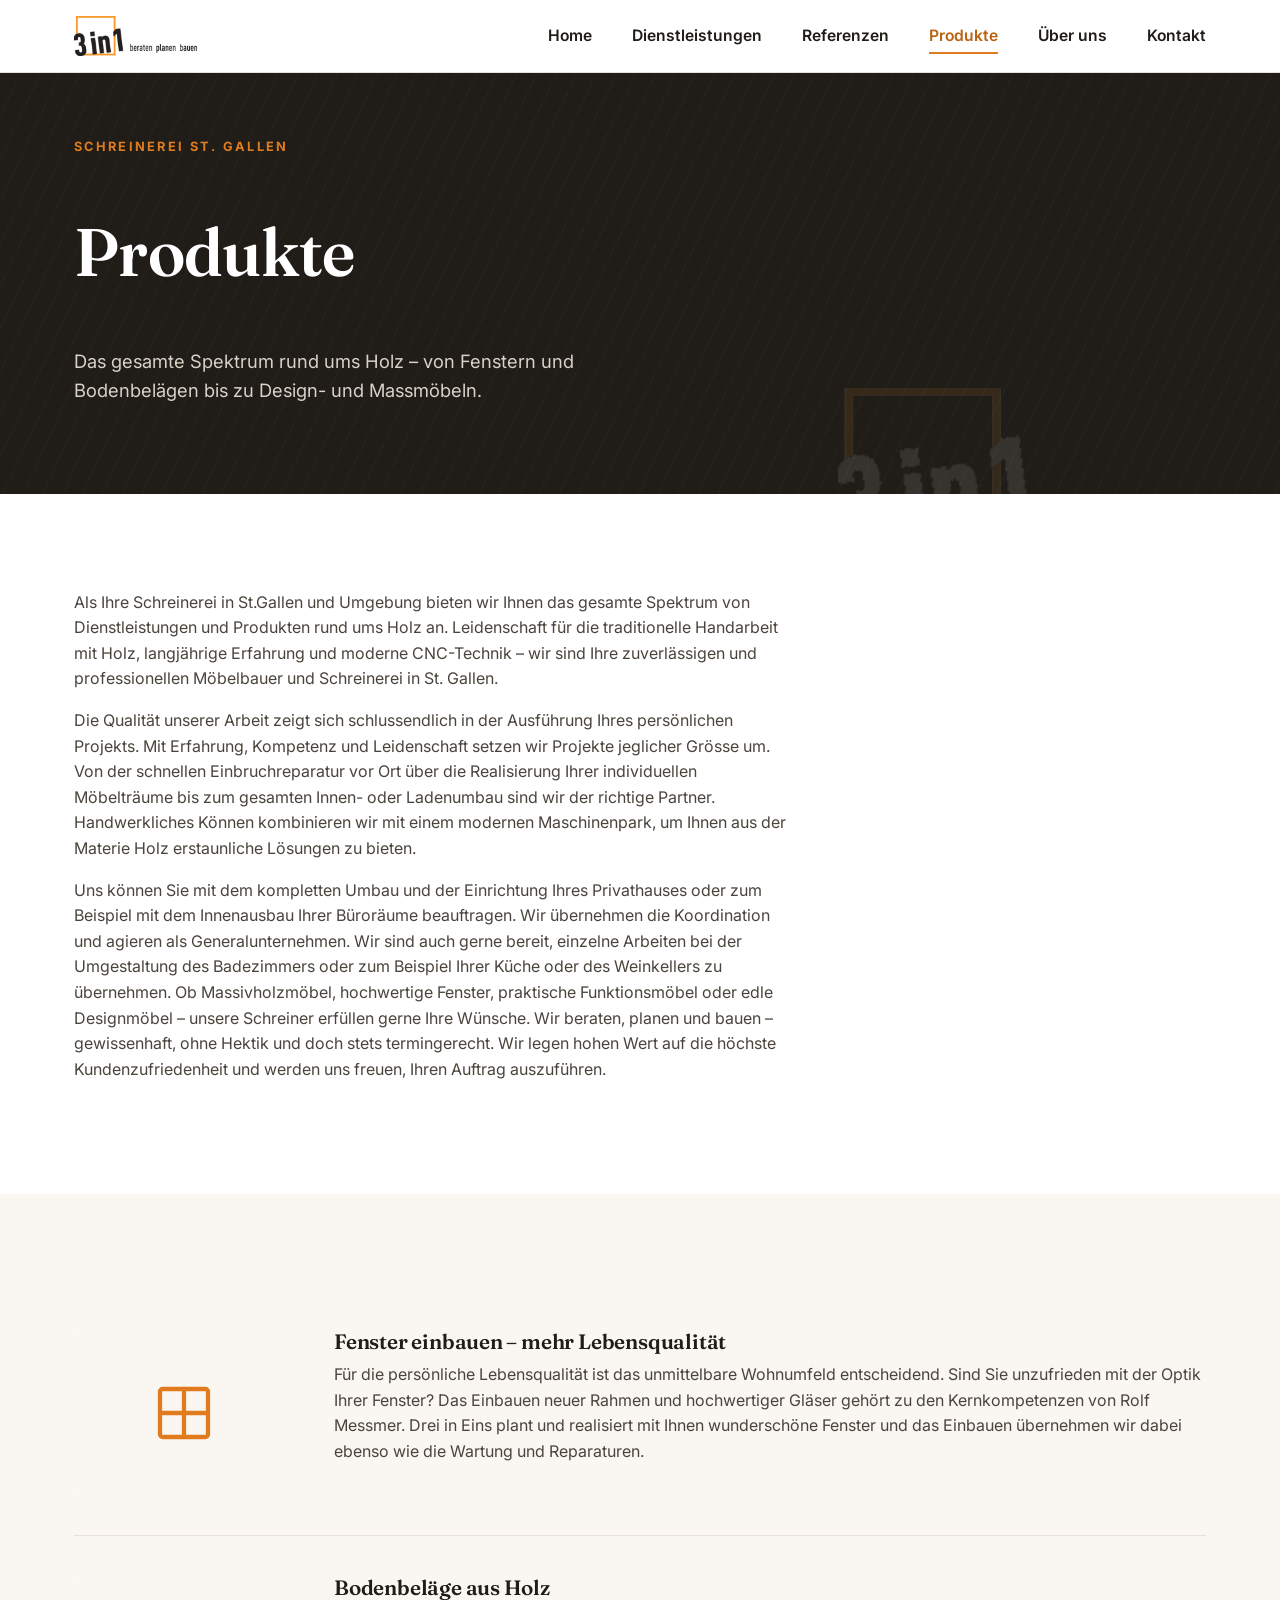
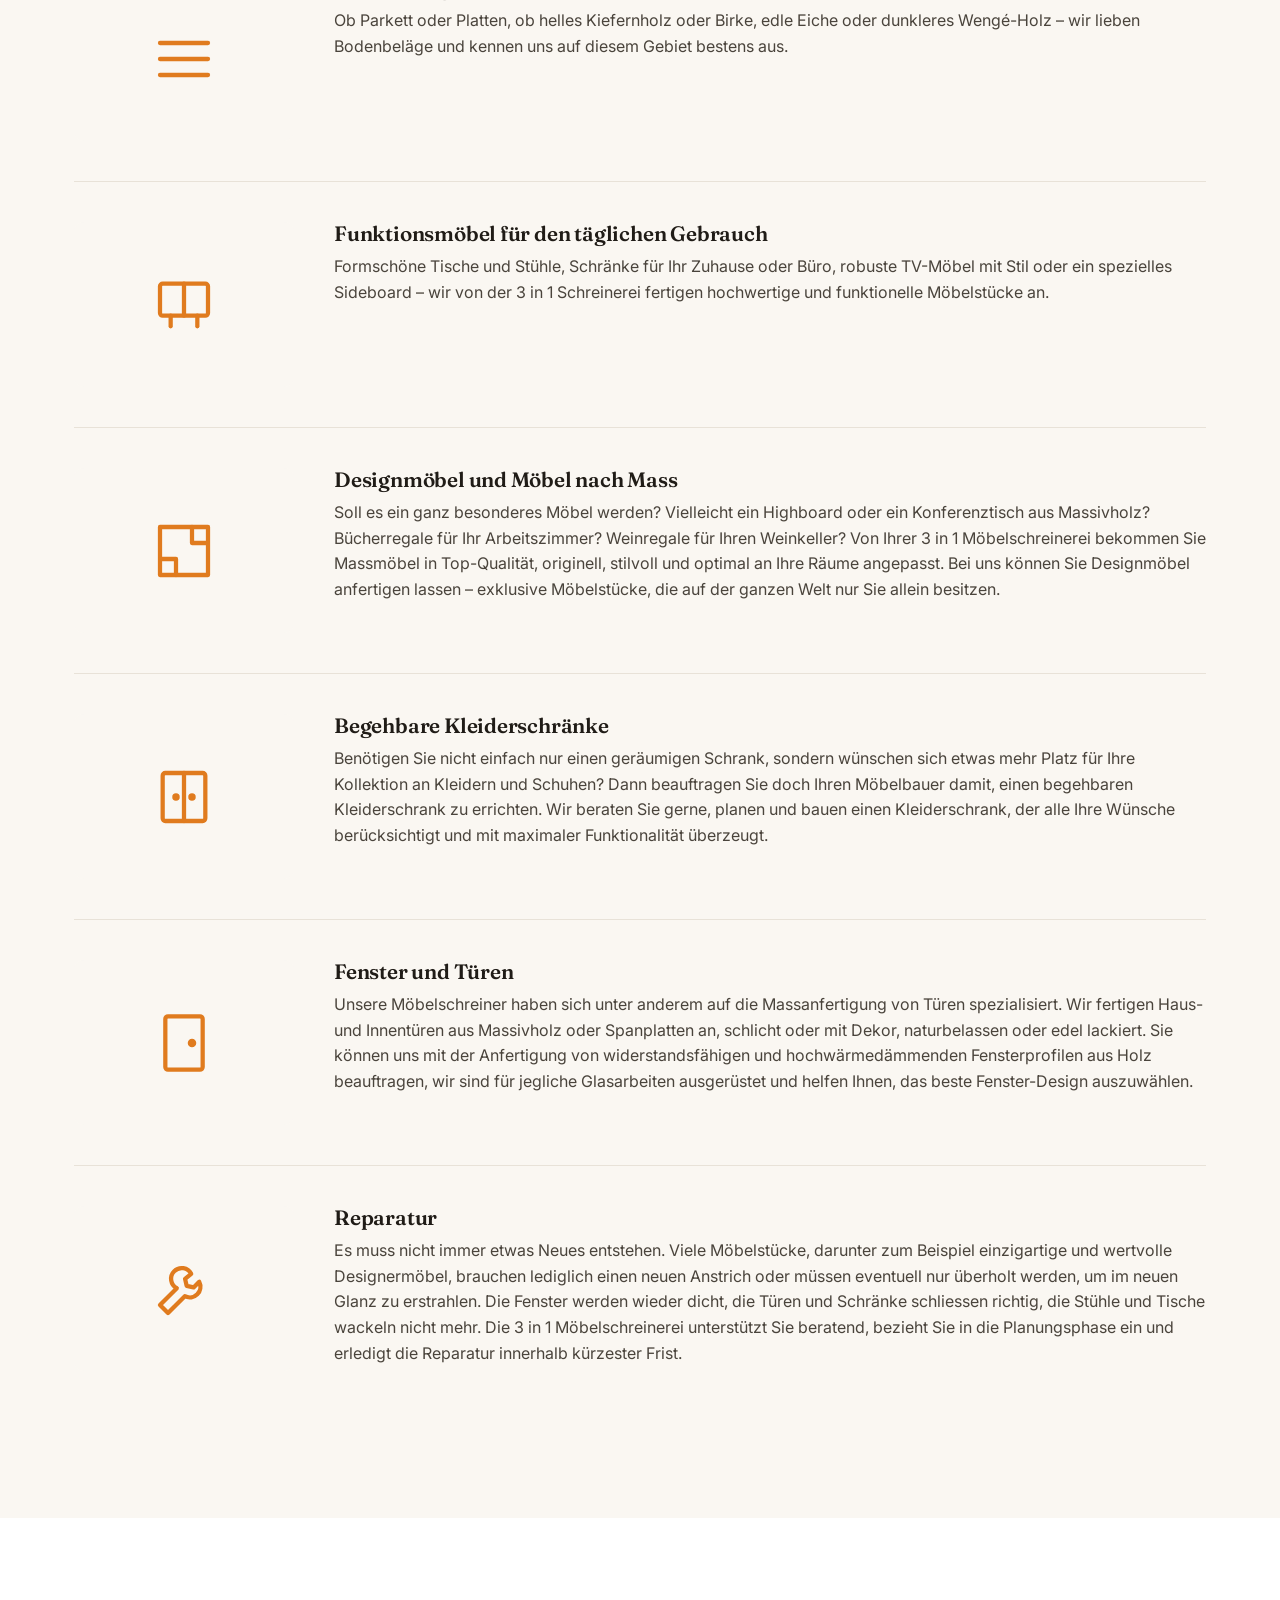
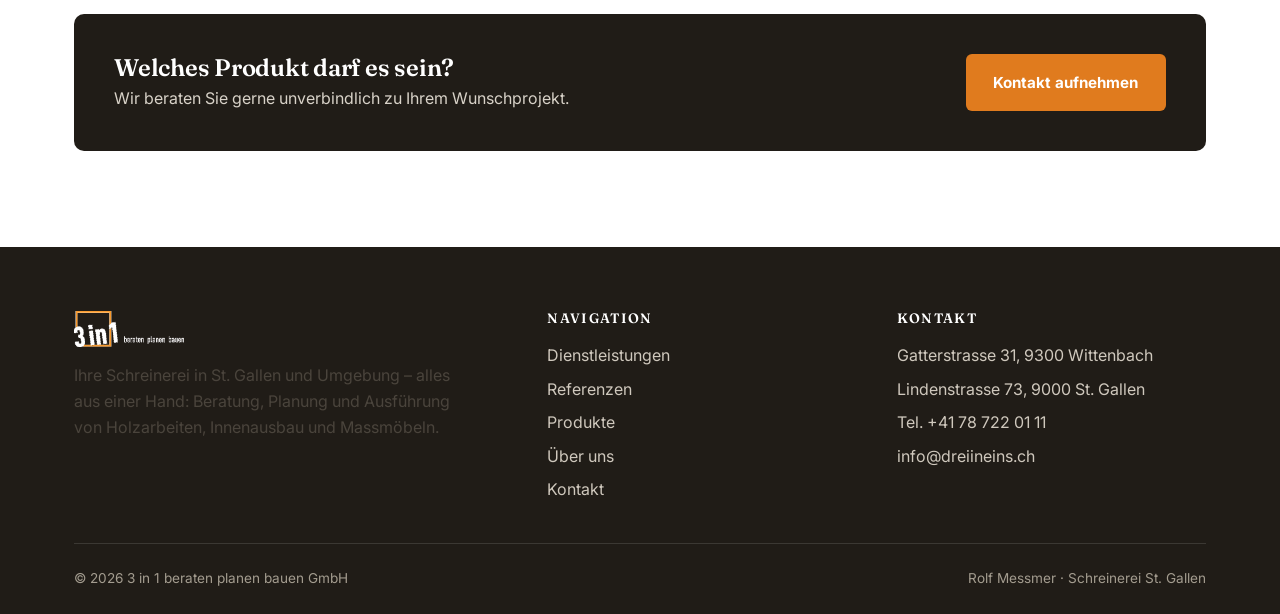
<file: produkte.html>
<!doctype html>
<html lang="de-CH">
<head>
<meta charset="UTF-8">
<meta name="viewport" content="width=device-width, initial-scale=1.0">
<title>Produkte - 3 in 1 Schreinerei St. Gallen</title>
<meta name="description" content="Fenster, Bodenbeläge, Funktions- und Designmöbel, begehbare Kleiderschränke, Türen und Reparaturen – Produkte der 3 in 1 Schreinerei St. Gallen.">
<link rel="canonical" href="https://www.dreiineins.ch/produkte.html">
<meta name="robots" content="index, follow">

<meta property="og:type" content="website">
<meta property="og:site_name" content="3 in 1 beraten planen bauen GmbH">
<meta property="og:locale" content="de_CH">
<meta property="og:title" content="Produkte - 3 in 1 Schreinerei St. Gallen">
<meta property="og:description" content="Fenster, Bodenbeläge, Funktions- und Designmöbel, begehbare Kleiderschränke, Türen und Reparaturen – Produkte der 3 in 1 Schreinerei St. Gallen.">
<meta property="og:url" content="https://www.dreiineins.ch/produkte.html">
<meta property="og:image" content="https://www.dreiineins.ch/assets/favicon.png">

<meta name="twitter:card" content="summary">
<meta name="twitter:title" content="Produkte - 3 in 1 Schreinerei St. Gallen">
<meta name="twitter:description" content="Fenster, Bodenbeläge, Funktions- und Designmöbel, begehbare Kleiderschränke, Türen und Reparaturen – Produkte der 3 in 1 Schreinerei St. Gallen.">

<link rel="icon" type="image/png" href="assets/favicon.png">
<link rel="preconnect" href="https://fonts.googleapis.com">
<link rel="preconnect" href="https://fonts.gstatic.com" crossorigin>
<link href="https://fonts.googleapis.com/css2?family=Inter:wght@400;500;600;700;800&family=Fraunces:opsz,wght@9..144,500;9..144,600;9..144,700&display=swap" rel="stylesheet">
<link rel="stylesheet" href="css/style.css">

<script type="application/ld+json">
{
  "@context": "https://schema.org",
  "@type": "HomeAndConstructionBusiness",
  "@id": "https://www.dreiineins.ch/#organization",
  "name": "3 in 1 beraten planen bauen GmbH",
  "alternateName": "3in1 Schreinerei St. Gallen",
  "description": "Schreinerei in St. Gallen und Umgebung: Beratung, Planung und Ausführung von Holzarbeiten, Innenausbau, Fenstern, Türen und Massmöbeln.",
  "url": "https://www.dreiineins.ch/",
  "telephone": "+41787220111",
  "faxNumber": "+41715350313",
  "email": "info@dreiineins.ch",
  "image": "https://www.dreiineins.ch/assets/favicon.png",
  "priceRange": "$$",
  "founder": {
    "@type": "Person",
    "name": "Rolf Messmer"
  },
  "address": [
    {
      "@type": "PostalAddress",
      "streetAddress": "Gatterstrasse 31",
      "postalCode": "9300",
      "addressLocality": "Wittenbach",
      "addressRegion": "SG",
      "addressCountry": "CH"
    }
  ],
  "location": [
    {
      "@type": "Place",
      "name": "Werkstatt St. Gallen",
      "address": {
        "@type": "PostalAddress",
        "streetAddress": "Lindenstrasse 73",
        "postalCode": "9000",
        "addressLocality": "St. Gallen",
        "addressRegion": "SG",
        "addressCountry": "CH"
      }
    }
  ],
  "areaServed": {
    "@type": "City",
    "name": "St. Gallen"
  },
  "makesOffer": [
    {"@type": "Offer", "itemOffered": {"@type": "Service", "name": "Beratung"}},
    {"@type": "Offer", "itemOffered": {"@type": "Service", "name": "Planung"}},
    {"@type": "Offer", "itemOffered": {"@type": "Service", "name": "Innenausbau und Bau"}},
    {"@type": "Offer", "itemOffered": {"@type": "Service", "name": "Fenster- und Türenbau"}},
    {"@type": "Offer", "itemOffered": {"@type": "Service", "name": "Massmöbel"}}
  ]
}
</script>
<script type="application/ld+json">
{
  "@context": "https://schema.org",
  "@type": "BreadcrumbList",
  "itemListElement": [
    {"@type": "ListItem", "position": 1, "name": "Home", "item": "https://www.dreiineins.ch/"},
    {"@type": "ListItem", "position": 2, "name": "Produkte", "item": "https://www.dreiineins.ch/produkte.html"}
  ]
}
</script>
</head>
<body>
<a class="skip-link" href="#main">Direkt zum Inhalt</a>

<header class="site-header">
  <div class="container site-header__inner">
    <a class="brand" href="index.html">
      <img class="brand__logo" src="assets/images/logo-dreiineins-header.png" alt="3 in 1 &ndash; beraten, planen, bauen" width="374" height="122">
    </a>

    <button class="nav-toggle" type="button" aria-expanded="false" aria-controls="main-nav" aria-label="Menü öffnen">
      <span class="nav-toggle__bar"></span>
      <span class="nav-toggle__bar"></span>
      <span class="nav-toggle__bar"></span>
    </button>

    <nav class="main-nav" id="main-nav" aria-label="Hauptnavigation">
      <ul class="main-nav__list">
          <li><a href="index.html">Home</a></li>
          <li><a href="dienstleistungen.html">Dienstleistungen</a></li>
          <li><a href="referenzen.html">Referenzen</a></li>
          <li><a href="produkte.html" aria-current="page">Produkte</a></li>
          <li><a href="ueber-uns.html">Über uns</a></li>
          <li><a href="kontakt.html">Kontakt</a></li>
      </ul>
    </nav>
  </div>
</header>

<main id="main">
<section class="hero hero--page">
  <div class="hero__pattern"></div>
  <img class="hero__watermark" src="assets/images/logo-dreiineins-footer.png" alt="" aria-hidden="true">
  <div class="container hero__inner">
    <p class="hero__eyebrow">Schreinerei St. Gallen</p>
    <h1 class="hero__title">Produkte</h1>
    <p class="hero__lead">Das gesamte Spektrum rund ums Holz &ndash; von Fenstern und Bodenbelägen bis zu Design- und Massmöbeln.</p>
  </div>
</section>

<section class="section">
  <div class="container">
    <div class="prose">
      <p>Als Ihre Schreinerei in St.Gallen und Umgebung bieten wir Ihnen das gesamte Spektrum von Dienstleistungen und Produkten rund ums Holz an. Leidenschaft für die traditionelle Handarbeit mit Holz, langjährige Erfahrung und moderne CNC-Technik &ndash; wir sind Ihre zuverlässigen und professionellen Möbelbauer und Schreinerei in St. Gallen.</p>
      <p>Die Qualität unserer Arbeit zeigt sich schlussendlich in der Ausführung Ihres persönlichen Projekts. Mit Erfahrung, Kompetenz und Leidenschaft setzen wir Projekte jeglicher Grösse um. Von der schnellen Einbruchreparatur vor Ort über die Realisierung Ihrer individuellen Möbelträume bis zum gesamten Innen- oder Ladenumbau sind wir der richtige Partner. Handwerkliches Können kombinieren wir mit einem modernen Maschinenpark, um Ihnen aus der Materie Holz erstaunliche Lösungen zu bieten.</p>
      <p>Uns können Sie mit dem kompletten Umbau und der Einrichtung Ihres Privathauses oder zum Beispiel mit dem Innenausbau Ihrer Büroräume beauftragen. Wir übernehmen die Koordination und agieren als Generalunternehmen. Wir sind auch gerne bereit, einzelne Arbeiten bei der Umgestaltung des Badezimmers oder zum Beispiel Ihrer Küche oder des Weinkellers zu übernehmen. Ob Massivholzmöbel, hochwertige Fenster, praktische Funktionsmöbel oder edle Designmöbel &ndash; unsere Schreiner erfüllen gerne Ihre Wünsche. Wir beraten, planen und bauen &ndash; gewissenhaft, ohne Hektik und doch stets termingerecht. Wir legen hohen Wert auf die höchste Kundenzufriedenheit und werden uns freuen, Ihren Auftrag auszuführen.</p>
    </div>
  </div>
</section>

<section class="section section--warm">
  <div class="container">
    
      <div class="service-block">
        <div class="service-block__media" style="background:var(--color-bg-warm);display:flex;align-items:center;justify-content:center;">
          <span style="width:64px;height:64px;color:var(--color-accent);"><svg style="width:100%;height:100%;display:block;" viewBox="0 0 24 24" fill="none" stroke="currentColor" stroke-width="1.6" stroke-linecap="round" stroke-linejoin="round" aria-hidden="true"><rect x="3" y="3" width="18" height="18" rx="1"/><line x1="12" y1="3" x2="12" y2="21"/><line x1="3" y1="12" x2="21" y2="12"/></svg></span>
        </div>
        <div>
          <h3>Fenster einbauen &ndash; mehr Lebensqualität</h3>
          <p>Für die persönliche Lebensqualität ist das unmittelbare Wohnumfeld entscheidend. Sind Sie unzufrieden mit der Optik Ihrer Fenster? Das Einbauen neuer Rahmen und hochwertiger Gläser gehört zu den Kernkompetenzen von Rolf Messmer. Drei in Eins plant und realisiert mit Ihnen wunderschöne Fenster und das Einbauen übernehmen wir dabei ebenso wie die Wartung und Reparaturen.</p>
        </div>
      </div>
    
      <div class="service-block">
        <div class="service-block__media" style="background:var(--color-bg-warm);display:flex;align-items:center;justify-content:center;">
          <span style="width:64px;height:64px;color:var(--color-accent);"><svg style="width:100%;height:100%;display:block;" viewBox="0 0 24 24" fill="none" stroke="currentColor" stroke-width="1.6" stroke-linecap="round" stroke-linejoin="round" aria-hidden="true"><line x1="3" y1="6" x2="21" y2="6"/><line x1="3" y1="12" x2="21" y2="12"/><line x1="3" y1="18" x2="21" y2="18"/></svg></span>
        </div>
        <div>
          <h3>Bodenbeläge aus Holz</h3>
          <p>Ob Parkett oder Platten, ob helles Kiefernholz oder Birke, edle Eiche oder dunkleres Wengé-Holz &ndash; wir lieben Bodenbeläge und kennen uns auf diesem Gebiet bestens aus.</p>
        </div>
      </div>
    
      <div class="service-block">
        <div class="service-block__media" style="background:var(--color-bg-warm);display:flex;align-items:center;justify-content:center;">
          <span style="width:64px;height:64px;color:var(--color-accent);"><svg style="width:100%;height:100%;display:block;" viewBox="0 0 24 24" fill="none" stroke="currentColor" stroke-width="1.6" stroke-linecap="round" stroke-linejoin="round" aria-hidden="true"><rect x="3" y="4" width="18" height="12" rx="1"/><line x1="12" y1="4" x2="12" y2="16"/><line x1="7" y1="20" x2="7" y2="16"/><line x1="17" y1="20" x2="17" y2="16"/></svg></span>
        </div>
        <div>
          <h3>Funktionsmöbel für den täglichen Gebrauch</h3>
          <p>Formschöne Tische und Stühle, Schränke für Ihr Zuhause oder Büro, robuste TV-Möbel mit Stil oder ein spezielles Sideboard &ndash; wir von der 3 in 1 Schreinerei fertigen hochwertige und funktionelle Möbelstücke an.</p>
        </div>
      </div>
    
      <div class="service-block">
        <div class="service-block__media" style="background:var(--color-bg-warm);display:flex;align-items:center;justify-content:center;">
          <span style="width:64px;height:64px;color:var(--color-accent);"><svg style="width:100%;height:100%;display:block;" viewBox="0 0 24 24" fill="none" stroke="currentColor" stroke-width="1.6" stroke-linecap="round" stroke-linejoin="round" aria-hidden="true"><path d="M3 3h18v18H3z"/><path d="M3 15h6v6"/><path d="M15 3v6h6"/></svg></span>
        </div>
        <div>
          <h3>Designmöbel und Möbel nach Mass</h3>
          <p>Soll es ein ganz besonderes Möbel werden? Vielleicht ein Highboard oder ein Konferenztisch aus Massivholz? Bücherregale für Ihr Arbeitszimmer? Weinregale für Ihren Weinkeller? Von Ihrer 3 in 1 Möbelschreinerei bekommen Sie Massmöbel in Top-Qualität, originell, stilvoll und optimal an Ihre Räume angepasst. Bei uns können Sie Designmöbel anfertigen lassen &ndash; exklusive Möbelstücke, die auf der ganzen Welt nur Sie allein besitzen.</p>
        </div>
      </div>
    
      <div class="service-block">
        <div class="service-block__media" style="background:var(--color-bg-warm);display:flex;align-items:center;justify-content:center;">
          <span style="width:64px;height:64px;color:var(--color-accent);"><svg style="width:100%;height:100%;display:block;" viewBox="0 0 24 24" fill="none" stroke="currentColor" stroke-width="1.6" stroke-linecap="round" stroke-linejoin="round" aria-hidden="true"><rect x="4" y="3" width="16" height="18" rx="1"/><line x1="12" y1="3" x2="12" y2="21"/><circle cx="9" cy="12" r="0.6" fill="currentColor"/><circle cx="15" cy="12" r="0.6" fill="currentColor"/></svg></span>
        </div>
        <div>
          <h3>Begehbare Kleiderschränke</h3>
          <p>Benötigen Sie nicht einfach nur einen geräumigen Schrank, sondern wünschen sich etwas mehr Platz für Ihre Kollektion an Kleidern und Schuhen? Dann beauftragen Sie doch Ihren Möbelbauer damit, einen begehbaren Kleiderschrank zu errichten. Wir beraten Sie gerne, planen und bauen einen Kleiderschrank, der alle Ihre Wünsche berücksichtigt und mit maximaler Funktionalität überzeugt.</p>
        </div>
      </div>
    
      <div class="service-block">
        <div class="service-block__media" style="background:var(--color-bg-warm);display:flex;align-items:center;justify-content:center;">
          <span style="width:64px;height:64px;color:var(--color-accent);"><svg style="width:100%;height:100%;display:block;" viewBox="0 0 24 24" fill="none" stroke="currentColor" stroke-width="1.6" stroke-linecap="round" stroke-linejoin="round" aria-hidden="true"><rect x="5" y="2" width="14" height="20" rx="1"/><circle cx="15" cy="12" r="0.8" fill="currentColor"/></svg></span>
        </div>
        <div>
          <h3>Fenster und Türen</h3>
          <p>Unsere Möbelschreiner haben sich unter anderem auf die Massanfertigung von Türen spezialisiert. Wir fertigen Haus- und Innentüren aus Massivholz oder Spanplatten an, schlicht oder mit Dekor, naturbelassen oder edel lackiert. Sie können uns mit der Anfertigung von widerstandsfähigen und hochwärmedämmenden Fensterprofilen aus Holz beauftragen, wir sind für jegliche Glasarbeiten ausgerüstet und helfen Ihnen, das beste Fenster-Design auszuwählen.</p>
        </div>
      </div>
    
      <div class="service-block">
        <div class="service-block__media" style="background:var(--color-bg-warm);display:flex;align-items:center;justify-content:center;">
          <span style="width:64px;height:64px;color:var(--color-accent);"><svg style="width:100%;height:100%;display:block;" viewBox="0 0 24 24" fill="none" stroke="currentColor" stroke-width="1.6" stroke-linecap="round" stroke-linejoin="round" aria-hidden="true"><path d="M14.7 6.3a4 4 0 1 0-5.4 5.4L3 18l3 3 6.3-6.3a4 4 0 0 0 5.4-5.4l-2.1 2.1-2.6-.6-.6-2.6z"/></svg></span>
        </div>
        <div>
          <h3>Reparatur</h3>
          <p>Es muss nicht immer etwas Neues entstehen. Viele Möbelstücke, darunter zum Beispiel einzigartige und wertvolle Designermöbel, brauchen lediglich einen neuen Anstrich oder müssen eventuell nur überholt werden, um im neuen Glanz zu erstrahlen. Die Fenster werden wieder dicht, die Türen und Schränke schliessen richtig, die Stühle und Tische wackeln nicht mehr. Die 3 in 1 Möbelschreinerei unterstützt Sie beratend, bezieht Sie in die Planungsphase ein und erledigt die Reparatur innerhalb kürzester Frist.</p>
        </div>
      </div>
  </div>
</section>

<section class="section">
  <div class="container">
    <div class="cta-band">
      <div>
        <h2>Welches Produkt darf es sein?</h2>
        <p>Wir beraten Sie gerne unverbindlich zu Ihrem Wunschprojekt.</p>
      </div>
      <a class="btn btn-primary" href="kontakt.html">Kontakt aufnehmen</a>
    </div>
  </div>
</section>
</main>

<footer class="site-footer">
  <div class="container">
    <div class="footer-grid">
      <div>
        <a class="footer-brand" href="index.html">
          <img class="footer-brand__logo" src="assets/images/logo-dreiineins-footer.png" alt="3 in 1 &ndash; beraten, planen, bauen" width="374" height="122">
        </a>
        <p style="max-width:38ch;">Ihre Schreinerei in St. Gallen und Umgebung &ndash; alles aus einer Hand: Beratung, Planung und Ausführung von Holzarbeiten, Innenausbau und Massmöbeln.</p>
      </div>

      <div>
        <h4>Navigation</h4>
        <ul>
          <li><a href="dienstleistungen.html">Dienstleistungen</a></li>
          <li><a href="referenzen.html">Referenzen</a></li>
          <li><a href="produkte.html">Produkte</a></li>
          <li><a href="ueber-uns.html">Über uns</a></li>
          <li><a href="kontakt.html">Kontakt</a></li>
        </ul>
      </div>

      <div>
        <h4>Kontakt</h4>
        <ul>
          <li>Gatterstrasse 31, 9300 Wittenbach</li>
          <li>Lindenstrasse 73, 9000 St. Gallen</li>
          <li><a href="tel:+41787220111">Tel. +41 78 722 01 11</a></li>
          <li><a href="mailto:info@dreiineins.ch">info@dreiineins.ch</a></li>
        </ul>
      </div>
    </div>

    <div class="footer-bottom">
      <span>&copy; <span id="year"></span> 3 in 1 beraten planen bauen GmbH</span>
      <span>Rolf Messmer &middot; Schreinerei St. Gallen</span>
    </div>
  </div>
</footer>

<script src="js/main.js"></script>
<script>document.getElementById("year").textContent = new Date().getFullYear();</script>
</body>
</html>
</file>
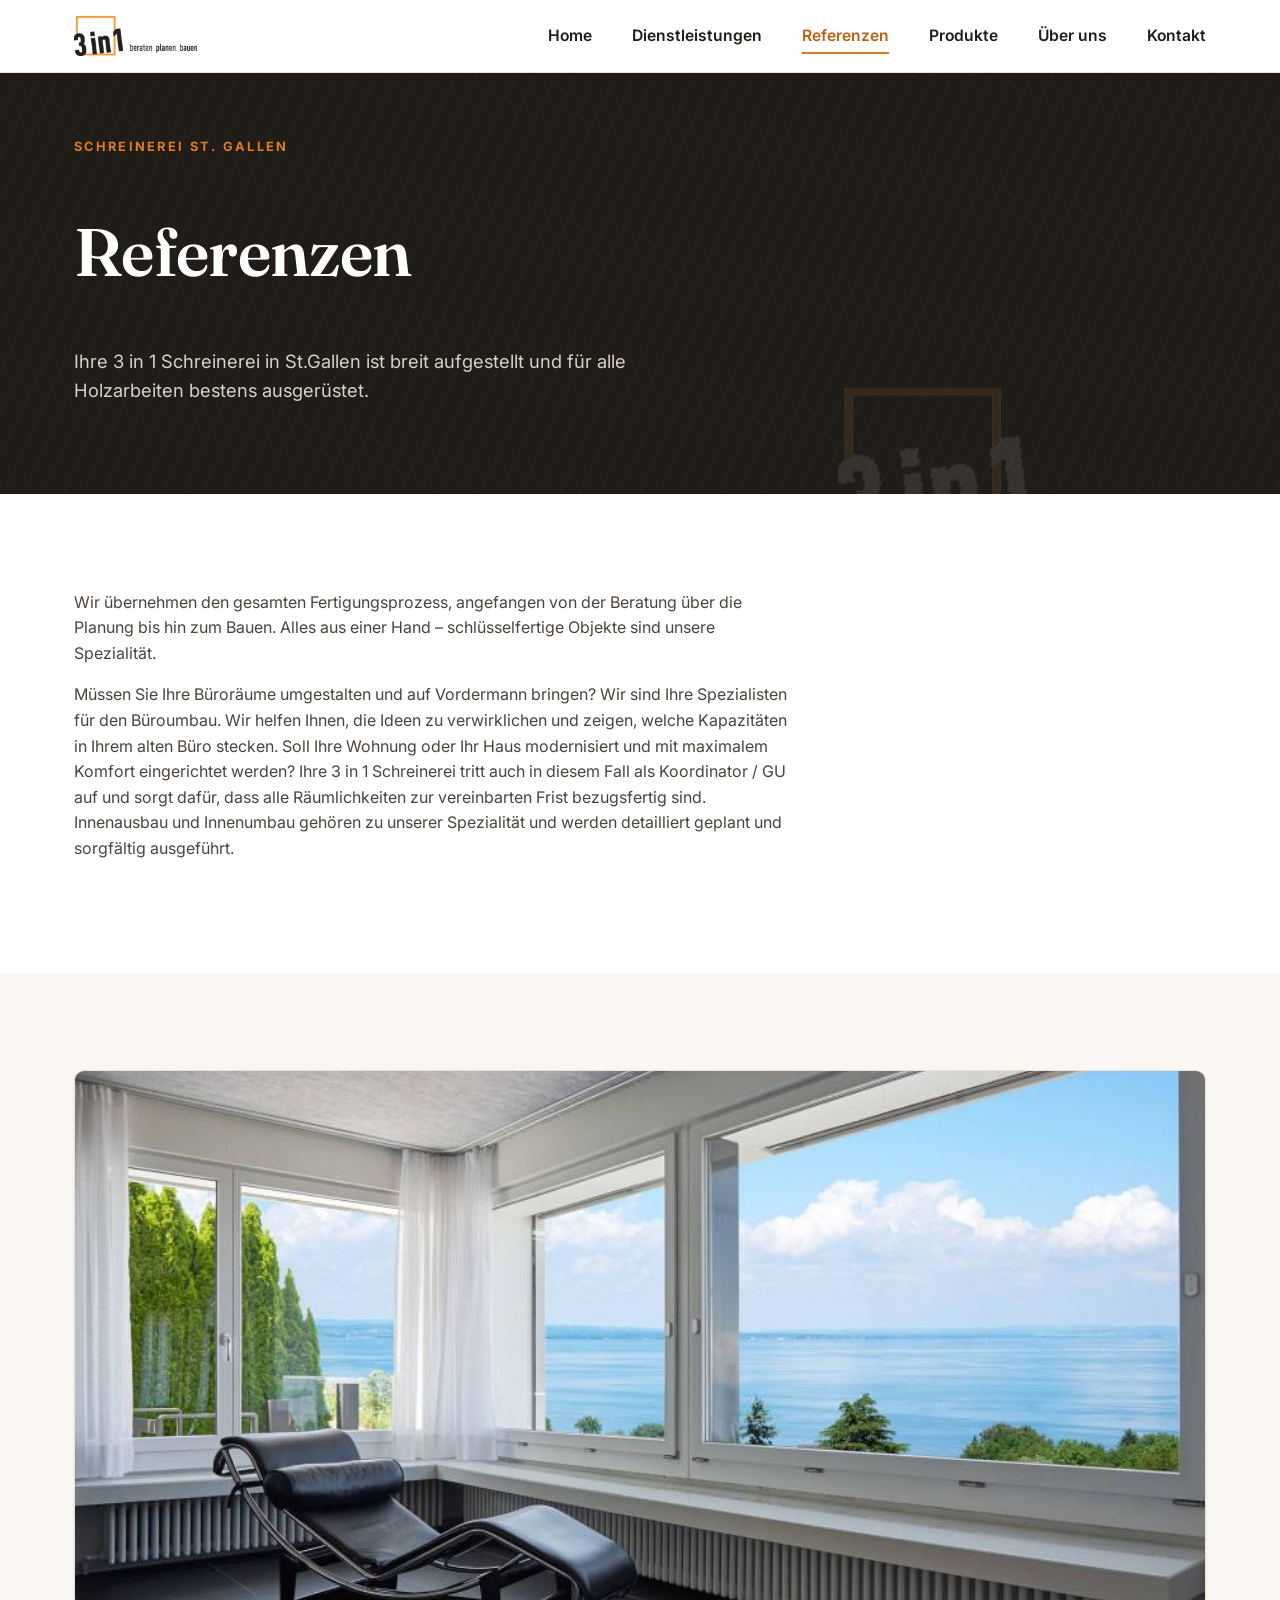
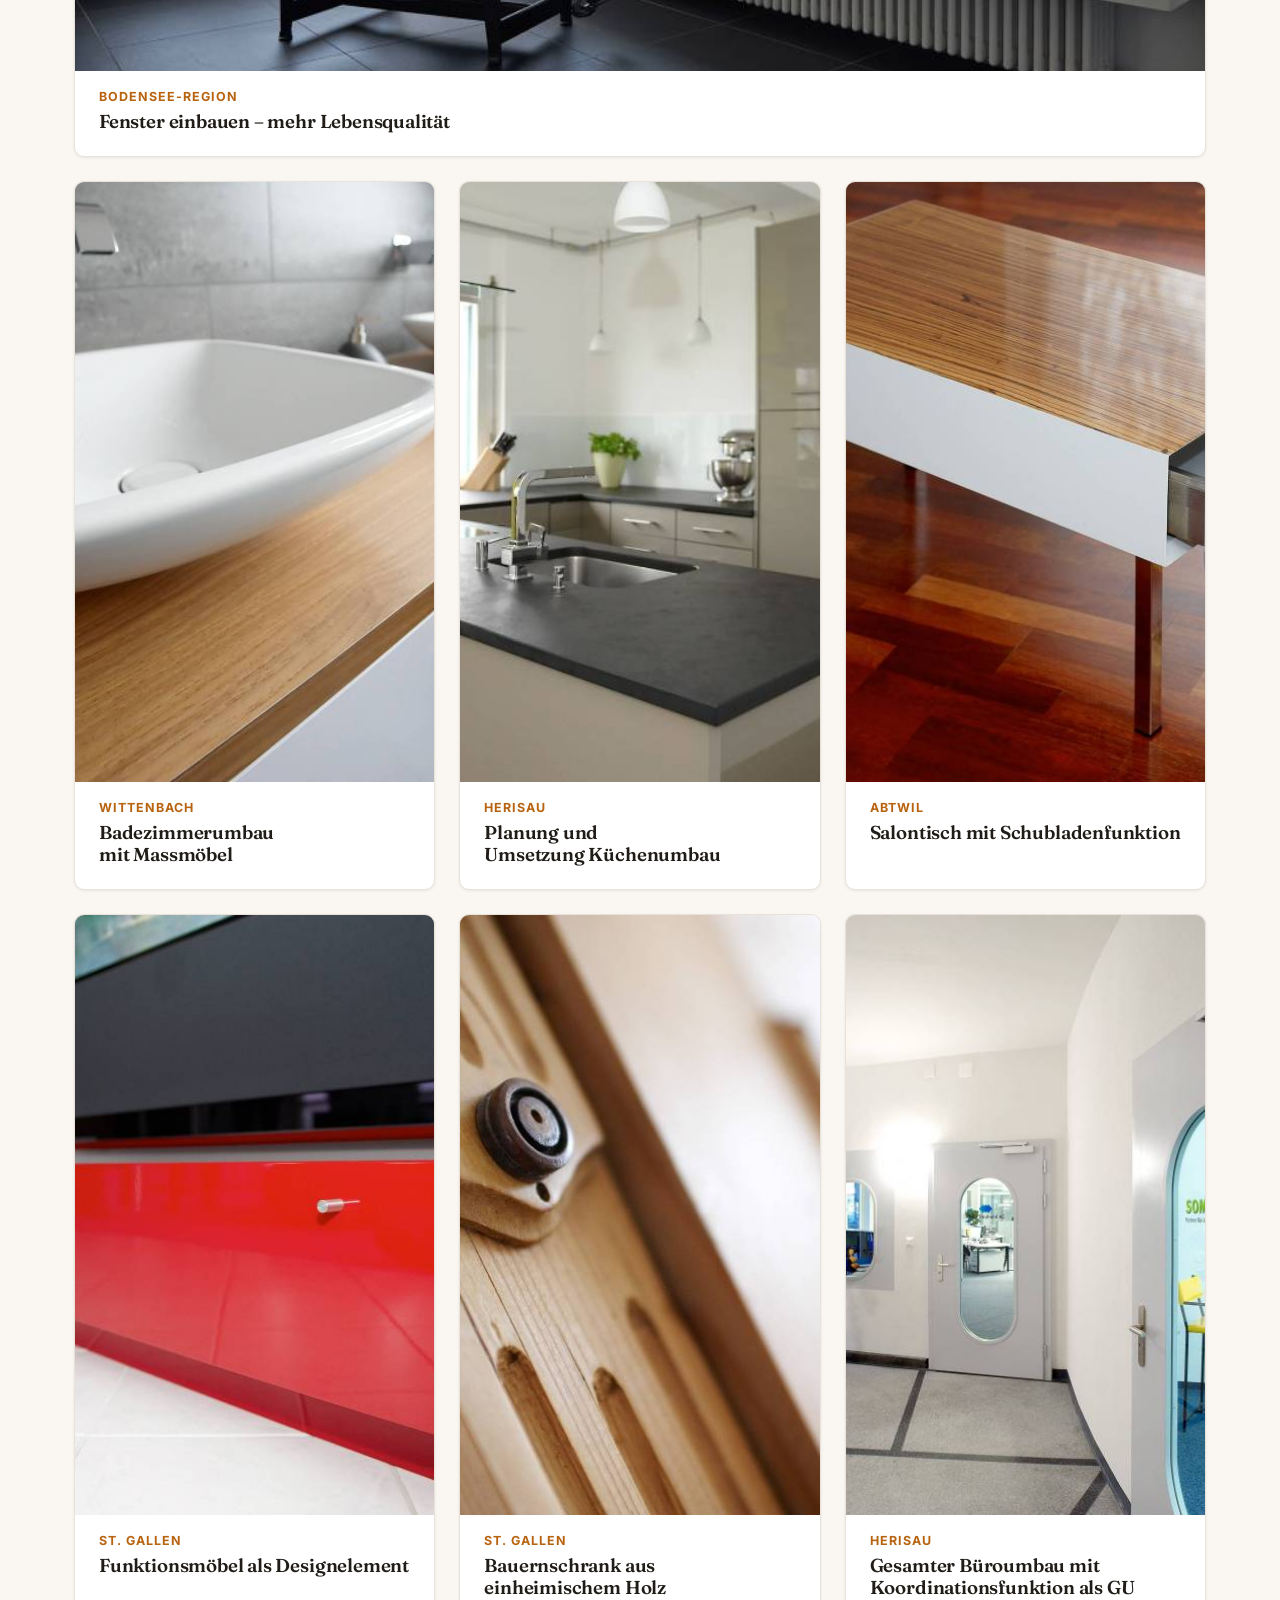
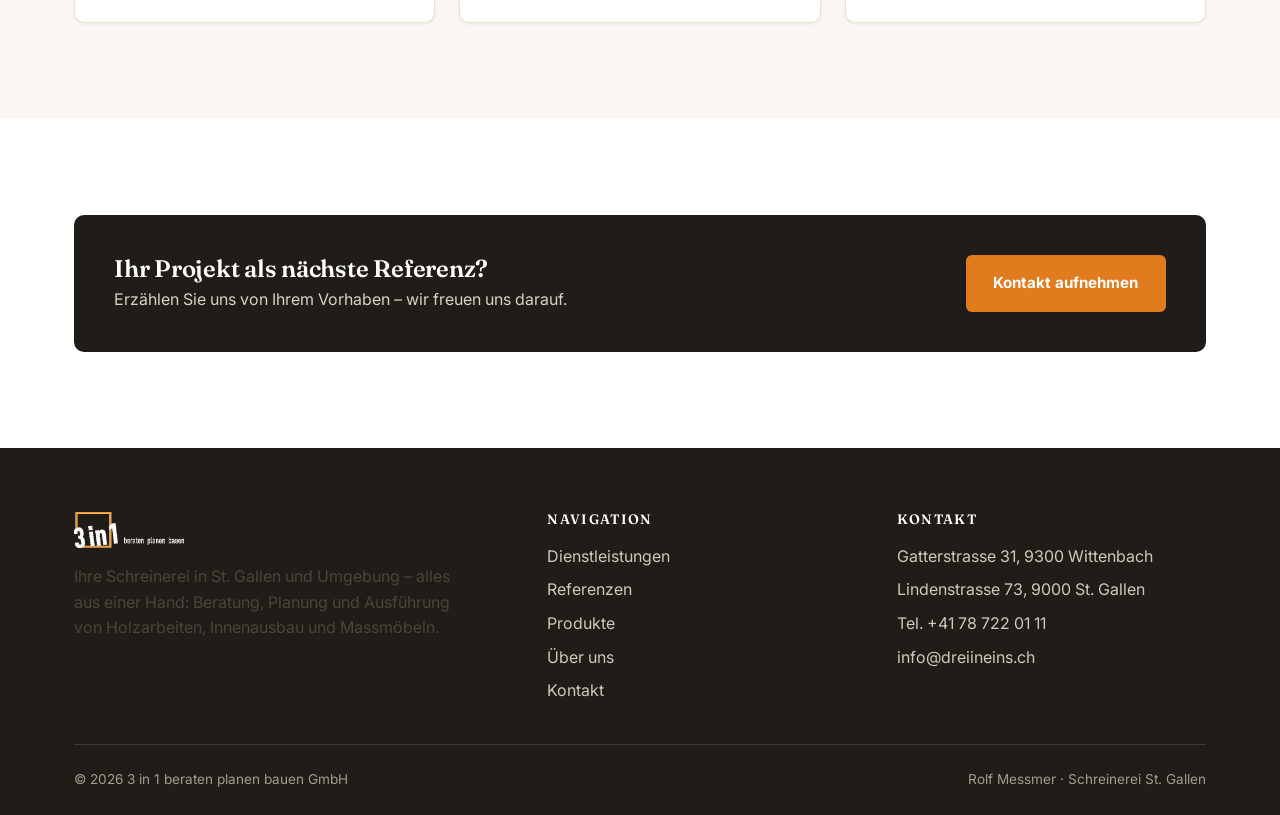
<file: referenzen.html>
<!doctype html>
<html lang="de-CH">
<head>
<meta charset="UTF-8">
<meta name="viewport" content="width=device-width, initial-scale=1.0">
<title>Referenzen - 3 in 1 Schreinerei St. Gallen</title>
<meta name="description" content="Referenzprojekte der 3 in 1 Schreinerei St. Gallen: Küchen-, Bad- und Büroumbauten sowie individuelle Massmöbel aus Wittenbach, St. Gallen und Herisau.">
<link rel="canonical" href="https://www.dreiineins.ch/referenzen.html">
<meta name="robots" content="index, follow">

<meta property="og:type" content="website">
<meta property="og:site_name" content="3 in 1 beraten planen bauen GmbH">
<meta property="og:locale" content="de_CH">
<meta property="og:title" content="Referenzen - 3 in 1 Schreinerei St. Gallen">
<meta property="og:description" content="Referenzprojekte der 3 in 1 Schreinerei St. Gallen: Küchen-, Bad- und Büroumbauten sowie individuelle Massmöbel aus Wittenbach, St. Gallen und Herisau.">
<meta property="og:url" content="https://www.dreiineins.ch/referenzen.html">
<meta property="og:image" content="https://www.dreiineins.ch/assets/favicon.png">

<meta name="twitter:card" content="summary">
<meta name="twitter:title" content="Referenzen - 3 in 1 Schreinerei St. Gallen">
<meta name="twitter:description" content="Referenzprojekte der 3 in 1 Schreinerei St. Gallen: Küchen-, Bad- und Büroumbauten sowie individuelle Massmöbel aus Wittenbach, St. Gallen und Herisau.">

<link rel="icon" type="image/png" href="assets/favicon.png">
<link rel="preconnect" href="https://fonts.googleapis.com">
<link rel="preconnect" href="https://fonts.gstatic.com" crossorigin>
<link href="https://fonts.googleapis.com/css2?family=Inter:wght@400;500;600;700;800&family=Fraunces:opsz,wght@9..144,500;9..144,600;9..144,700&display=swap" rel="stylesheet">
<link rel="stylesheet" href="css/style.css">

<script type="application/ld+json">
{
  "@context": "https://schema.org",
  "@type": "HomeAndConstructionBusiness",
  "@id": "https://www.dreiineins.ch/#organization",
  "name": "3 in 1 beraten planen bauen GmbH",
  "alternateName": "3in1 Schreinerei St. Gallen",
  "description": "Schreinerei in St. Gallen und Umgebung: Beratung, Planung und Ausführung von Holzarbeiten, Innenausbau, Fenstern, Türen und Massmöbeln.",
  "url": "https://www.dreiineins.ch/",
  "telephone": "+41787220111",
  "faxNumber": "+41715350313",
  "email": "info@dreiineins.ch",
  "image": "https://www.dreiineins.ch/assets/favicon.png",
  "priceRange": "$$",
  "founder": {
    "@type": "Person",
    "name": "Rolf Messmer"
  },
  "address": [
    {
      "@type": "PostalAddress",
      "streetAddress": "Gatterstrasse 31",
      "postalCode": "9300",
      "addressLocality": "Wittenbach",
      "addressRegion": "SG",
      "addressCountry": "CH"
    }
  ],
  "location": [
    {
      "@type": "Place",
      "name": "Werkstatt St. Gallen",
      "address": {
        "@type": "PostalAddress",
        "streetAddress": "Lindenstrasse 73",
        "postalCode": "9000",
        "addressLocality": "St. Gallen",
        "addressRegion": "SG",
        "addressCountry": "CH"
      }
    }
  ],
  "areaServed": {
    "@type": "City",
    "name": "St. Gallen"
  },
  "makesOffer": [
    {"@type": "Offer", "itemOffered": {"@type": "Service", "name": "Beratung"}},
    {"@type": "Offer", "itemOffered": {"@type": "Service", "name": "Planung"}},
    {"@type": "Offer", "itemOffered": {"@type": "Service", "name": "Innenausbau und Bau"}},
    {"@type": "Offer", "itemOffered": {"@type": "Service", "name": "Fenster- und Türenbau"}},
    {"@type": "Offer", "itemOffered": {"@type": "Service", "name": "Massmöbel"}}
  ]
}
</script>
<script type="application/ld+json">
{
  "@context": "https://schema.org",
  "@type": "BreadcrumbList",
  "itemListElement": [
    {"@type": "ListItem", "position": 1, "name": "Home", "item": "https://www.dreiineins.ch/"},
    {"@type": "ListItem", "position": 2, "name": "Referenzen", "item": "https://www.dreiineins.ch/referenzen.html"}
  ]
}
</script>
</head>
<body>
<a class="skip-link" href="#main">Direkt zum Inhalt</a>

<header class="site-header">
  <div class="container site-header__inner">
    <a class="brand" href="index.html">
      <img class="brand__logo" src="assets/images/logo-dreiineins-header.png" alt="3 in 1 &ndash; beraten, planen, bauen" width="374" height="122">
    </a>

    <button class="nav-toggle" type="button" aria-expanded="false" aria-controls="main-nav" aria-label="Menü öffnen">
      <span class="nav-toggle__bar"></span>
      <span class="nav-toggle__bar"></span>
      <span class="nav-toggle__bar"></span>
    </button>

    <nav class="main-nav" id="main-nav" aria-label="Hauptnavigation">
      <ul class="main-nav__list">
          <li><a href="index.html">Home</a></li>
          <li><a href="dienstleistungen.html">Dienstleistungen</a></li>
          <li><a href="referenzen.html" aria-current="page">Referenzen</a></li>
          <li><a href="produkte.html">Produkte</a></li>
          <li><a href="ueber-uns.html">Über uns</a></li>
          <li><a href="kontakt.html">Kontakt</a></li>
      </ul>
    </nav>
  </div>
</header>

<main id="main">
<section class="hero hero--page">
  <div class="hero__pattern"></div>
  <img class="hero__watermark" src="assets/images/logo-dreiineins-footer.png" alt="" aria-hidden="true">
  <div class="container hero__inner">
    <p class="hero__eyebrow">Schreinerei St. Gallen</p>
    <h1 class="hero__title">Referenzen</h1>
    <p class="hero__lead">Ihre 3 in 1 Schreinerei in St.Gallen ist breit aufgestellt und für alle Holzarbeiten bestens ausgerüstet.</p>
  </div>
</section>

<section class="section">
  <div class="container">
    <div class="prose">
      <p>Wir übernehmen den gesamten Fertigungsprozess, angefangen von der Beratung über die Planung bis hin zum Bauen. Alles aus einer Hand &ndash; schlüsselfertige Objekte sind unsere Spezialität.</p>
      <p>Müssen Sie Ihre Büroräume umgestalten und auf Vordermann bringen? Wir sind Ihre Spezialisten für den Büroumbau. Wir helfen Ihnen, die Ideen zu verwirklichen und zeigen, welche Kapazitäten in Ihrem alten Büro stecken. Soll Ihre Wohnung oder Ihr Haus modernisiert und mit maximalem Komfort eingerichtet werden? Ihre 3 in 1 Schreinerei tritt auch in diesem Fall als Koordinator / GU auf und sorgt dafür, dass alle Räumlichkeiten zur vereinbarten Frist bezugsfertig sind. Innenausbau und Innenumbau gehören zu unserer Spezialität und werden detailliert geplant und sorgfältig ausgeführt.</p>
    </div>
  </div>
</section>

<section class="section section--warm">
  <div class="container">
    <div class="gallery gallery--featured">
      
      <article class="gallery__item">
        <img class="gallery__media" src="assets/images/ref-fenster.jpg" onerror="this.onerror=null;this.src='assets/images/ref-fenster.svg'" alt="Fenster einbauen &ndash; mehr Lebensqualität in Bodensee-Region" loading="lazy" width="800" height="600">
        <div class="gallery__body">
          <span class="gallery__place">Bodensee-Region</span>
          <h3 class="gallery__desc">Fenster einbauen &ndash; mehr Lebensqualität</h3>
        </div>
      </article>
      
      <article class="gallery__item">
        <img class="gallery__media" src="assets/images/ref-wittenbach-bad.jpg" onerror="this.onerror=null;this.src='assets/images/ref-wittenbach-bad.svg'" alt="Badezimmerumbau mit Massmöbel in Wittenbach" loading="lazy" width="800" height="600">
        <div class="gallery__body">
          <span class="gallery__place">Wittenbach</span>
          <h3 class="gallery__desc">Badezimmerumbau mit Massmöbel</h3>
        </div>
      </article>
      
      <article class="gallery__item">
        <img class="gallery__media" src="assets/images/ref-herisau-kueche.jpg" onerror="this.onerror=null;this.src='assets/images/ref-herisau-kueche.svg'" alt="Planung und Umsetzung Küchenumbau in Herisau" loading="lazy" width="800" height="600">
        <div class="gallery__body">
          <span class="gallery__place">Herisau</span>
          <h3 class="gallery__desc">Planung und Umsetzung Küchenumbau</h3>
        </div>
      </article>
      
      <article class="gallery__item">
        <img class="gallery__media" src="assets/images/ref-abtwil-tisch.jpg" onerror="this.onerror=null;this.src='assets/images/ref-abtwil-tisch.svg'" alt="Salontisch mit Schubladenfunktion in Abtwil" loading="lazy" width="800" height="600">
        <div class="gallery__body">
          <span class="gallery__place">Abtwil</span>
          <h3 class="gallery__desc">Salontisch mit Schubladenfunktion</h3>
        </div>
      </article>
      
      <article class="gallery__item">
        <img class="gallery__media" src="assets/images/ref-stgallen-tv.jpg" onerror="this.onerror=null;this.src='assets/images/ref-stgallen-tv.svg'" alt="Funktionsmöbel als Designelement in St. Gallen" loading="lazy" width="800" height="600">
        <div class="gallery__body">
          <span class="gallery__place">St. Gallen</span>
          <h3 class="gallery__desc">Funktionsmöbel als Designelement</h3>
        </div>
      </article>
      
      <article class="gallery__item">
        <img class="gallery__media" src="assets/images/ref-stgallen-schrank.jpg" onerror="this.onerror=null;this.src='assets/images/ref-stgallen-schrank.svg'" alt="Bauernschrank aus einheimischem Holz in St. Gallen" loading="lazy" width="800" height="600">
        <div class="gallery__body">
          <span class="gallery__place">St. Gallen</span>
          <h3 class="gallery__desc">Bauernschrank aus einheimischem Holz</h3>
        </div>
      </article>
      
      <article class="gallery__item">
        <img class="gallery__media" src="assets/images/ref-herisau-buero.jpg" onerror="this.onerror=null;this.src='assets/images/ref-herisau-buero.svg'" alt="Gesamter Büroumbau mit Koordinationsfunktion als GU in Herisau" loading="lazy" width="800" height="600">
        <div class="gallery__body">
          <span class="gallery__place">Herisau</span>
          <h3 class="gallery__desc">Gesamter Büroumbau mit Koordinationsfunktion als GU</h3>
        </div>
      </article>
    </div>
  </div>
</section>

<section class="section">
  <div class="container">
    <div class="cta-band">
      <div>
        <h2>Ihr Projekt als nächste Referenz?</h2>
        <p>Erzählen Sie uns von Ihrem Vorhaben &ndash; wir freuen uns darauf.</p>
      </div>
      <a class="btn btn-primary" href="kontakt.html">Kontakt aufnehmen</a>
    </div>
  </div>
</section>
</main>

<footer class="site-footer">
  <div class="container">
    <div class="footer-grid">
      <div>
        <a class="footer-brand" href="index.html">
          <img class="footer-brand__logo" src="assets/images/logo-dreiineins-footer.png" alt="3 in 1 &ndash; beraten, planen, bauen" width="374" height="122">
        </a>
        <p style="max-width:38ch;">Ihre Schreinerei in St. Gallen und Umgebung &ndash; alles aus einer Hand: Beratung, Planung und Ausführung von Holzarbeiten, Innenausbau und Massmöbeln.</p>
      </div>

      <div>
        <h4>Navigation</h4>
        <ul>
          <li><a href="dienstleistungen.html">Dienstleistungen</a></li>
          <li><a href="referenzen.html">Referenzen</a></li>
          <li><a href="produkte.html">Produkte</a></li>
          <li><a href="ueber-uns.html">Über uns</a></li>
          <li><a href="kontakt.html">Kontakt</a></li>
        </ul>
      </div>

      <div>
        <h4>Kontakt</h4>
        <ul>
          <li>Gatterstrasse 31, 9300 Wittenbach</li>
          <li>Lindenstrasse 73, 9000 St. Gallen</li>
          <li><a href="tel:+41787220111">Tel. +41 78 722 01 11</a></li>
          <li><a href="mailto:info@dreiineins.ch">info@dreiineins.ch</a></li>
        </ul>
      </div>
    </div>

    <div class="footer-bottom">
      <span>&copy; <span id="year"></span> 3 in 1 beraten planen bauen GmbH</span>
      <span>Rolf Messmer &middot; Schreinerei St. Gallen</span>
    </div>
  </div>
</footer>

<script src="js/main.js"></script>
<script>document.getElementById("year").textContent = new Date().getFullYear();</script>
</body>
</html>
</file>
<file: css/style.css>
/* ==========================================================================
   3in1 beraten planen bauen GmbH — Website Stylesheet
   ========================================================================== */

:root {
  --color-ink: #201c17;
  --color-ink-soft: #4a443c;
  --color-bg: #ffffff;
  --color-bg-warm: #faf7f2;
  --color-bg-dark: #201c17;
  --color-line: #e8e2d8;
  --color-accent: #e07b1e;
  --color-accent-dark: #b8630f;
  --color-wood-1: #c99a63;
  --color-wood-2: #8a5a34;
  --color-wood-3: #5a3c26;

  --font-body: "Inter", -apple-system, BlinkMacSystemFont, "Segoe UI", sans-serif;
  --font-display: "Fraunces", Georgia, "Times New Roman", serif;

  --container: 1180px;
  --radius: 10px;
  --radius-sm: 6px;

  --space-1: 0.5rem;
  --space-2: 1rem;
  --space-3: 1.5rem;
  --space-4: 2.5rem;
  --space-5: 4rem;
  --space-6: 6rem;

  --shadow-sm: 0 1px 3px rgba(32, 28, 23, 0.08);
  --shadow-md: 0 8px 24px rgba(32, 28, 23, 0.1);
  --shadow-lg: 0 24px 48px rgba(32, 28, 23, 0.16);
}

*,
*::before,
*::after {
  box-sizing: border-box;
}

html {
  scroll-behavior: smooth;
  -webkit-text-size-adjust: 100%;
}

@media (prefers-reduced-motion: reduce) {
  html {
    scroll-behavior: auto;
  }
  *,
  *::before,
  *::after {
    animation-duration: 0.01ms !important;
    animation-iteration-count: 1 !important;
    transition-duration: 0.01ms !important;
    scroll-behavior: auto !important;
  }
}

body {
  margin: 0;
  font-family: var(--font-body);
  color: var(--color-ink);
  background: var(--color-bg);
  line-height: 1.6;
  -webkit-font-smoothing: antialiased;
}

img {
  max-width: 100%;
  display: block;
}

a {
  color: inherit;
}

h1,
h2,
h3,
h4 {
  font-family: var(--font-display);
  font-weight: 600;
  line-height: 1.15;
  margin: 0 0 var(--space-2);
  letter-spacing: -0.01em;
  text-wrap: balance;
}

.step h3 {
  font-family: var(--font-body);
}

p {
  margin: 0 0 var(--space-2);
  color: var(--color-ink-soft);
}

ul {
  margin: 0;
  padding: 0;
}

.container {
  width: 100%;
  max-width: var(--container);
  margin: 0 auto;
  padding: 0 var(--space-3);
}

.skip-link {
  position: absolute;
  left: -999px;
  top: 0;
  background: var(--color-accent);
  color: #fff;
  padding: 0.75rem 1.25rem;
  z-index: 1000;
  border-radius: 0 0 var(--radius-sm) 0;
  font-weight: 600;
}

.skip-link:focus {
  left: 0;
}

/* ---- Eyebrow / section labels ---------------------------------------- */

.eyebrow {
  display: inline-block;
  color: var(--color-accent);
  text-transform: uppercase;
  letter-spacing: 0.14em;
  font-weight: 700;
  font-size: 0.8rem;
  margin: 0 0 var(--space-2);
}

.section-head {
  max-width: 640px;
  margin: 0 0 var(--space-4);
}

.section-head--center {
  margin-left: auto;
  margin-right: auto;
  text-align: center;
}

.section-head h2 {
  font-size: clamp(1.7rem, 3vw, 2.4rem);
}

/* ---- Buttons ------------------------------------------------------------ */

.btn {
  display: inline-flex;
  align-items: center;
  gap: 0.5rem;
  padding: 0.9rem 1.6rem;
  border-radius: var(--radius-sm);
  font-weight: 700;
  font-size: 0.95rem;
  text-decoration: none;
  border: 2px solid transparent;
  cursor: pointer;
  transition: transform 0.15s ease, background-color 0.15s ease, color 0.15s ease, border-color 0.15s ease;
}

.btn:hover {
  transform: translateY(-2px);
}

.btn-primary {
  background: var(--color-accent);
  color: #fff;
}

.btn-primary:hover {
  background: var(--color-accent-dark);
}

.btn-outline {
  background: transparent;
  border-color: currentColor;
  color: var(--color-ink);
}

.btn-outline:hover {
  background: var(--color-ink);
  color: #fff;
}

.btn-outline--light {
  color: #fff;
}

.btn-outline--light:hover {
  background: #fff;
  color: var(--color-ink);
}

/* ---- Header -------------------------------------------------------------*/

.site-header {
  position: sticky;
  top: 0;
  z-index: 100;
  background: rgba(255, 255, 255, 0.98);
  border-bottom: 1px solid var(--color-line);
}

.site-header__inner {
  display: flex;
  align-items: center;
  justify-content: space-between;
  padding-top: var(--space-2);
  padding-bottom: var(--space-2);
  gap: var(--space-3);
}

.brand {
  display: flex;
  align-items: center;
  gap: 0.75rem;
  text-decoration: none;
  color: var(--color-ink);
}

.brand__logo {
  height: 40px;
  width: auto;
  display: block;
}

.nav-toggle {
  display: none;
  background: none;
  border: 2px solid var(--color-line);
  border-radius: var(--radius-sm);
  padding: 0.5rem 0.65rem;
  cursor: pointer;
}

.nav-toggle__bar {
  display: block;
  width: 22px;
  height: 2px;
  background: var(--color-ink);
  margin: 4px 0;
  transition: transform 0.2s ease, opacity 0.2s ease;
}

.main-nav__list {
  display: flex;
  gap: var(--space-4);
  list-style: none;
}

.main-nav__list a {
  text-decoration: none;
  font-weight: 600;
  font-size: 0.98rem;
  padding: 0.4rem 0;
  border-bottom: 2px solid transparent;
  transition: border-color 0.15s ease, color 0.15s ease;
}

.main-nav__list a:hover,
.main-nav__list a[aria-current="page"] {
  border-color: var(--color-accent);
  color: var(--color-accent-dark);
}

/* ---- Hero ---------------------------------------------------------------*/

.hero {
  position: relative;
  overflow: hidden;
  color: #fff;
  background: var(--color-ink);
}

.hero__watermark {
  position: absolute;
  right: -3%;
  bottom: -12%;
  width: 46%;
  max-width: 480px;
  opacity: 0.1;
  pointer-events: none;
  user-select: none;
}

.hero__pattern {
  position: absolute;
  inset: 0;
  opacity: 0.05;
  background-image: repeating-linear-gradient(
    115deg,
    rgba(255, 255, 255, 0.5) 0px,
    rgba(255, 255, 255, 0.5) 1px,
    transparent 1px,
    transparent 18px
  );
}

.hero__inner {
  position: relative;
  padding: var(--space-6) var(--space-3) var(--space-5);
  display: grid;
  gap: var(--space-4);
}

.hero--page .hero__inner {
  padding: var(--space-5) var(--space-3);
}

.hero__eyebrow {
  text-transform: uppercase;
  letter-spacing: 0.18em;
  font-weight: 700;
  font-size: 0.8rem;
  color: var(--color-accent);
  margin-bottom: var(--space-2);
}

.hero__title {
  font-size: clamp(2.4rem, 6vw, 4.2rem);
  max-width: 16ch;
  margin-bottom: var(--space-2);
}

.hero__title em {
  font-style: normal;
  color: var(--color-accent);
}

.hero__lead {
  color: #d8d2c8;
  font-size: 1.15rem;
  max-width: 52ch;
  margin-bottom: var(--space-3);
}

.hero__actions {
  display: flex;
  gap: var(--space-2);
  flex-wrap: wrap;
}

/* ---- Sections ------------------------------------------------------------*/

.section {
  padding: var(--space-6) 0;
}

.section--warm {
  background: var(--color-bg-warm);
}

.section--tight {
  padding: var(--space-5) 0;
}

/* ---- Intro / two-col text ------------------------------------------------*/

.prose {
  max-width: 72ch;
}

.prose h3 {
  font-size: 1.3rem;
  margin-top: var(--space-4);
}

.two-col {
  display: grid;
  grid-template-columns: 1fr 1fr;
  gap: var(--space-5);
  align-items: start;
}

/* ---- Feature / teaser cards -----------------------------------------------*/

.card-grid {
  display: grid;
  grid-template-columns: repeat(auto-fit, minmax(240px, 1fr));
  gap: var(--space-3);
}

.card {
  background: #fff;
  border: 1px solid var(--color-line);
  border-radius: var(--radius);
  padding: var(--space-3);
  text-decoration: none;
  color: inherit;
  display: flex;
  flex-direction: column;
  gap: var(--space-1);
  transition: transform 0.18s ease, box-shadow 0.18s ease, border-color 0.18s ease;
}

a.card:hover {
  transform: translateY(-4px);
  box-shadow: var(--shadow-md);
  border-color: transparent;
}

.card__icon {
  width: 44px;
  height: 44px;
  color: var(--color-accent);
  margin-bottom: var(--space-1);
}

.card h3 {
  font-size: 1.1rem;
  margin-bottom: 0.25rem;
}

.card p {
  font-size: 0.95rem;
  margin-bottom: 0;
}

.card__link {
  margin-top: auto;
  padding-top: var(--space-2);
  font-weight: 700;
  font-size: 0.85rem;
  color: var(--color-accent-dark);
  text-transform: uppercase;
  letter-spacing: 0.06em;
}

/* ---- Process steps (Beraten / Planen / Bauen) -----------------------------*/

.steps {
  display: grid;
  grid-template-columns: repeat(3, 1fr);
  gap: var(--space-4);
  counter-reset: step;
}

.step {
  position: relative;
  padding-top: var(--space-4);
  border-top: 3px solid var(--color-accent);
}

.step__number {
  position: absolute;
  top: -2.6rem;
  left: 0;
  font-size: 3rem;
  font-weight: 800;
  color: var(--color-line);
}

.step h3 {
  text-transform: uppercase;
  letter-spacing: 0.04em;
  font-size: 1.15rem;
}

/* ---- Service / product blocks ---------------------------------------------*/

.service-block {
  display: grid;
  grid-template-columns: 220px 1fr;
  gap: var(--space-4);
  padding: var(--space-4) 0;
  border-bottom: 1px solid var(--color-line);
}

.service-block:last-child {
  border-bottom: none;
}

.service-block__media {
  border-radius: var(--radius);
  overflow: hidden;
  aspect-ratio: 4 / 3;
}

.service-block__media img {
  width: 100%;
  height: 100%;
  object-fit: cover;
}

.service-block h3 {
  font-size: 1.3rem;
  margin-bottom: 0.5rem;
}

/* ---- Reference / project gallery -------------------------------------------*/

.gallery {
  display: grid;
  grid-template-columns: repeat(auto-fit, minmax(280px, 1fr));
  gap: var(--space-3);
}

.gallery__item {
  border-radius: var(--radius);
  overflow: hidden;
  background: #fff;
  border: 1px solid var(--color-line);
  box-shadow: var(--shadow-sm);
}

.gallery__media {
  aspect-ratio: 4 / 3;
  width: 100%;
  display: block;
  object-fit: cover;
}

.gallery__body {
  padding: var(--space-2) var(--space-3) var(--space-3);
}

.gallery__place {
  text-transform: uppercase;
  letter-spacing: 0.08em;
  font-size: 0.78rem;
  font-weight: 700;
  color: var(--color-accent-dark);
  margin-bottom: 0.25rem;
  display: block;
}

.gallery__desc {
  font-weight: 600;
  color: var(--color-ink);
  margin: 0;
}

.gallery--featured .gallery__item:first-child {
  grid-column: 1 / -1;
}

.gallery--featured .gallery__item:first-child .gallery__media {
  aspect-ratio: 21 / 8;
}

/* ---- Team ---------------------------------------------------------------- */

.team-grid {
  display: grid;
  grid-template-columns: repeat(auto-fit, minmax(180px, 1fr));
  gap: var(--space-3);
}

.team-card {
  text-align: center;
}

.team-card__avatar {
  width: 100%;
  aspect-ratio: 1;
  border-radius: 50%;
  overflow: hidden;
  margin-bottom: var(--space-2);
  box-shadow: var(--shadow-sm);
}

.team-card__avatar img {
  width: 100%;
  height: 100%;
  object-fit: cover;
  display: block;
}

.team-card__name {
  font-weight: 700;
  margin-bottom: 0.15rem;
}

.team-card__role {
  font-size: 0.9rem;
  color: var(--color-ink-soft);
}

/* ---- Partners -------------------------------------------------------------*/

.partners {
  display: flex;
  align-items: center;
  gap: var(--space-3);
  flex-wrap: wrap;
}

.partner-badge {
  display: inline-flex;
  align-items: center;
  padding: 1.1rem 1.8rem;
  border: 1px solid var(--color-line);
  border-radius: var(--radius);
  background: #fff;
  font-family: var(--font-display);
  font-weight: 600;
  font-size: 1.3rem;
  letter-spacing: -0.01em;
  color: var(--color-ink);
  transition: border-color 0.15s ease, box-shadow 0.15s ease, transform 0.15s ease;
}

.partner-badge:hover {
  border-color: var(--color-accent);
  box-shadow: var(--shadow-sm);
  transform: translateY(-2px);
}

/* ---- Contact page ---------------------------------------------------------*/

.contact-grid {
  display: grid;
  grid-template-columns: 1.2fr 1fr;
  gap: var(--space-5);
  margin-bottom: var(--space-5);
  align-items: start;
}

.contact-addresses {
  display: flex;
  flex-direction: column;
  gap: var(--space-4);
}

.contact-card--form {
  background: var(--color-bg-warm);
  border: 1px solid var(--color-line);
  border-radius: var(--radius);
  padding: var(--space-4);
}

.contact-card--form h3 {
  margin-bottom: 0.4rem;
}

.contact-card--form > p {
  margin-bottom: var(--space-3);
}

.contact-form {
  display: flex;
  flex-direction: column;
  gap: var(--space-3);
}

.form-row {
  display: flex;
  flex-direction: column;
  gap: 0.4rem;
}

.form-row label {
  font-weight: 600;
  font-size: 0.9rem;
  color: var(--color-ink);
}

.form-row input,
.form-row textarea {
  font: inherit;
  font-size: 0.98rem;
  padding: 0.75rem 0.9rem;
  border: 1.5px solid var(--color-line);
  border-radius: var(--radius-sm);
  background: #fff;
  color: var(--color-ink);
  resize: vertical;
  transition: border-color 0.15s ease, box-shadow 0.15s ease;
}

.form-row input:focus,
.form-row textarea:focus {
  outline: none;
  border-color: var(--color-accent);
  box-shadow: 0 0 0 3px rgba(224, 123, 30, 0.15);
}

.form-honeypot {
  position: absolute;
  left: -9999px;
  width: 1px;
  height: 1px;
  overflow: hidden;
}

.contact-form .btn {
  align-self: flex-start;
}

.form-note {
  font-size: 0.8rem;
  color: var(--color-ink-soft);
  margin: 0;
}

.contact-card h3 {
  font-size: 1rem;
  text-transform: uppercase;
  letter-spacing: 0.08em;
  color: var(--color-accent-dark);
  margin-bottom: var(--space-2);
}

.contact-card address {
  font-style: normal;
  margin-bottom: var(--space-2);
  line-height: 1.7;
}

.contact-card a {
  color: var(--color-ink);
  text-decoration: underline;
  text-decoration-color: var(--color-line);
  text-underline-offset: 3px;
}

.contact-card a:hover {
  text-decoration-color: var(--color-accent);
}

.map-grid {
  display: grid;
  grid-template-columns: 1fr 1fr;
  gap: var(--space-3);
}

.map-frame {
  border: 1px solid var(--color-line);
  border-radius: var(--radius);
  overflow: hidden;
  aspect-ratio: 4 / 3;
}

.map-frame iframe {
  width: 100%;
  height: 100%;
  border: 0;
  display: block;
}

/* ---- CTA band ---------------------------------------------------------- */

.cta-band {
  background: var(--color-ink);
  color: #fff;
  border-radius: var(--radius);
  padding: var(--space-4);
  display: flex;
  align-items: center;
  justify-content: space-between;
  gap: var(--space-3);
  flex-wrap: wrap;
}

.cta-band h2 {
  font-size: 1.5rem;
  margin-bottom: 0.25rem;
}

.cta-band p {
  color: #d8d2c8;
  margin: 0;
}

/* ---- Footer -----------------------------------------------------------*/

.site-footer {
  background: var(--color-bg-dark);
  color: #cfc8bd;
  padding: var(--space-5) 0 var(--space-3);
}

.footer-grid {
  display: grid;
  grid-template-columns: 1.4fr 1fr 1fr;
  gap: var(--space-4);
  padding-bottom: var(--space-4);
  border-bottom: 1px solid rgba(255, 255, 255, 0.12);
}

.footer-brand {
  display: flex;
  align-items: center;
  gap: 0.75rem;
  color: #fff;
  text-decoration: none;
  margin-bottom: var(--space-2);
}

.footer-brand__logo {
  height: 36px;
  width: auto;
  display: block;
}

.site-footer h4 {
  color: #fff;
  font-size: 0.85rem;
  text-transform: uppercase;
  letter-spacing: 0.1em;
  margin-bottom: var(--space-2);
}

.site-footer ul {
  list-style: none;
  display: flex;
  flex-direction: column;
  gap: 0.5rem;
}

.site-footer a {
  text-decoration: none;
  color: #cfc8bd;
}

.site-footer a:hover {
  color: var(--color-accent);
}

.footer-bottom {
  display: flex;
  justify-content: space-between;
  align-items: center;
  flex-wrap: wrap;
  gap: var(--space-2);
  padding-top: var(--space-3);
  font-size: 0.85rem;
  color: #a39c8f;
}

/* ---- Responsive ---------------------------------------------------------*/

@media (max-width: 900px) {
  .two-col,
  .contact-grid,
  .map-grid {
    grid-template-columns: 1fr;
  }

  .steps {
    grid-template-columns: 1fr;
    gap: var(--space-5);
  }

  .service-block {
    grid-template-columns: 1fr;
  }

  .footer-grid {
    grid-template-columns: 1fr 1fr;
  }
}

@media (max-width: 720px) {
  .main-nav {
    position: fixed;
    inset: 0;
    top: 74px;
    background: #fff;
    padding: var(--space-3);
    transform: translateY(-8px);
    opacity: 0;
    pointer-events: none;
    transition: opacity 0.2s ease, transform 0.2s ease;
  }

  .main-nav.is-open {
    opacity: 1;
    transform: translateY(0);
    pointer-events: auto;
  }

  .main-nav__list {
    flex-direction: column;
    gap: var(--space-2);
  }

  .nav-toggle {
    display: inline-flex;
    flex-direction: column;
  }

  .nav-toggle[aria-expanded="true"] .nav-toggle__bar:nth-child(1) {
    transform: translateY(6px) rotate(45deg);
  }

  .nav-toggle[aria-expanded="true"] .nav-toggle__bar:nth-child(2) {
    opacity: 0;
  }

  .nav-toggle[aria-expanded="true"] .nav-toggle__bar:nth-child(3) {
    transform: translateY(-6px) rotate(-45deg);
  }

  .footer-grid {
    grid-template-columns: 1fr;
  }

  .cta-band {
    flex-direction: column;
    align-items: flex-start;
  }
}

@media (max-width: 560px) {
  .hero__inner {
    padding: var(--space-5) var(--space-2) var(--space-4);
  }

  .section {
    padding: var(--space-5) 0;
  }
}
</file>
